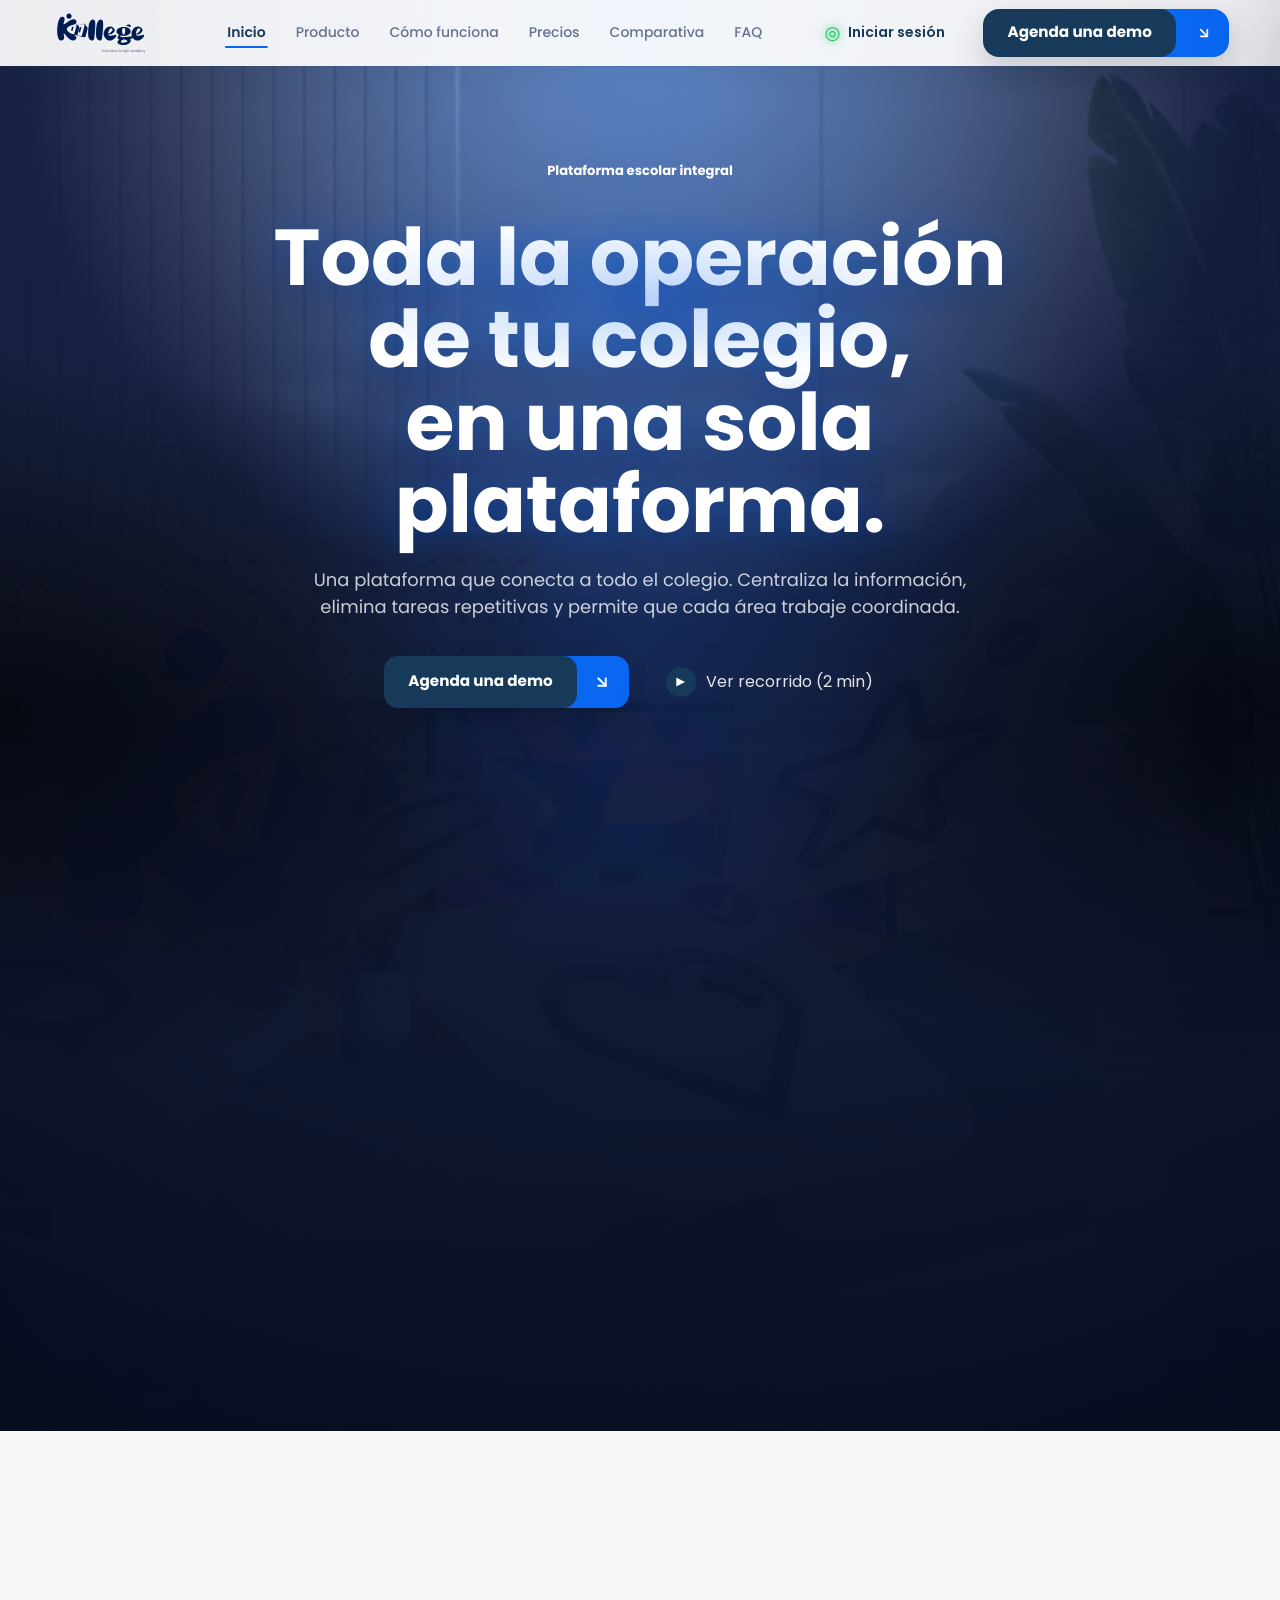
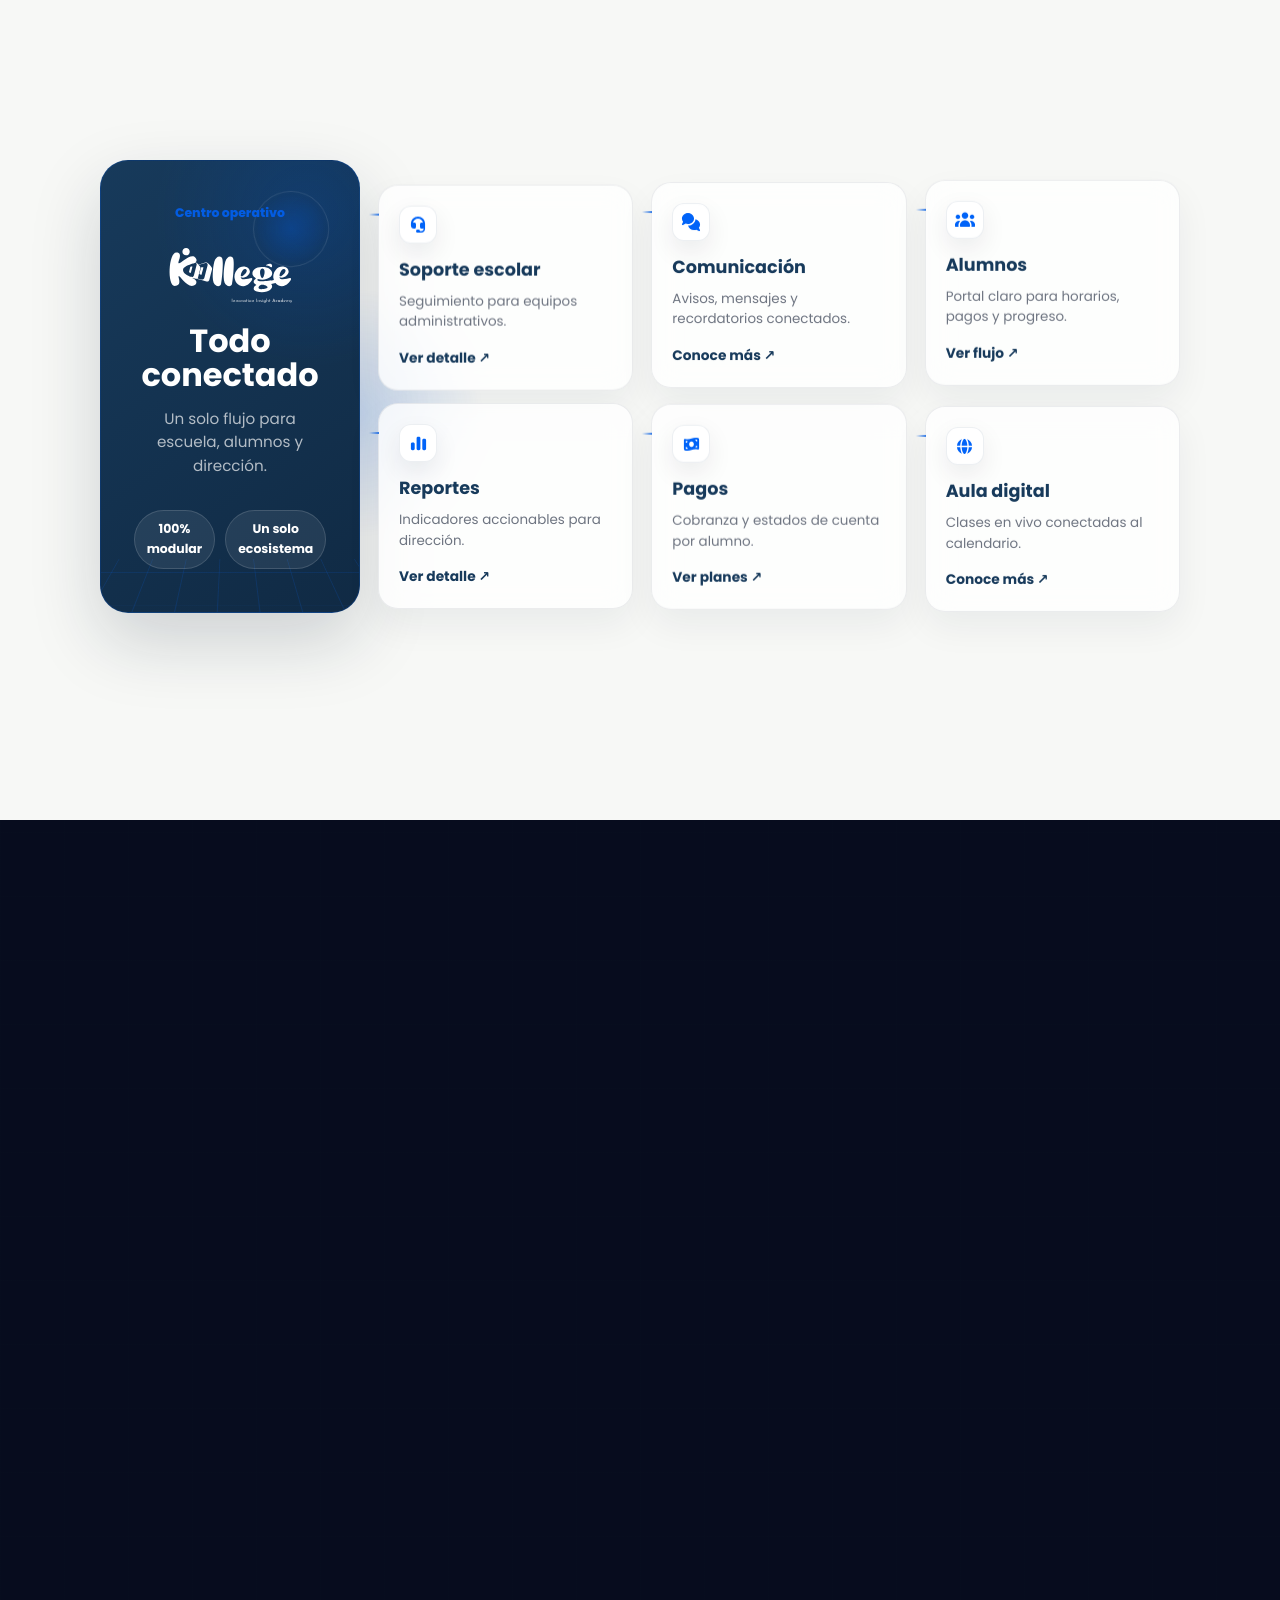
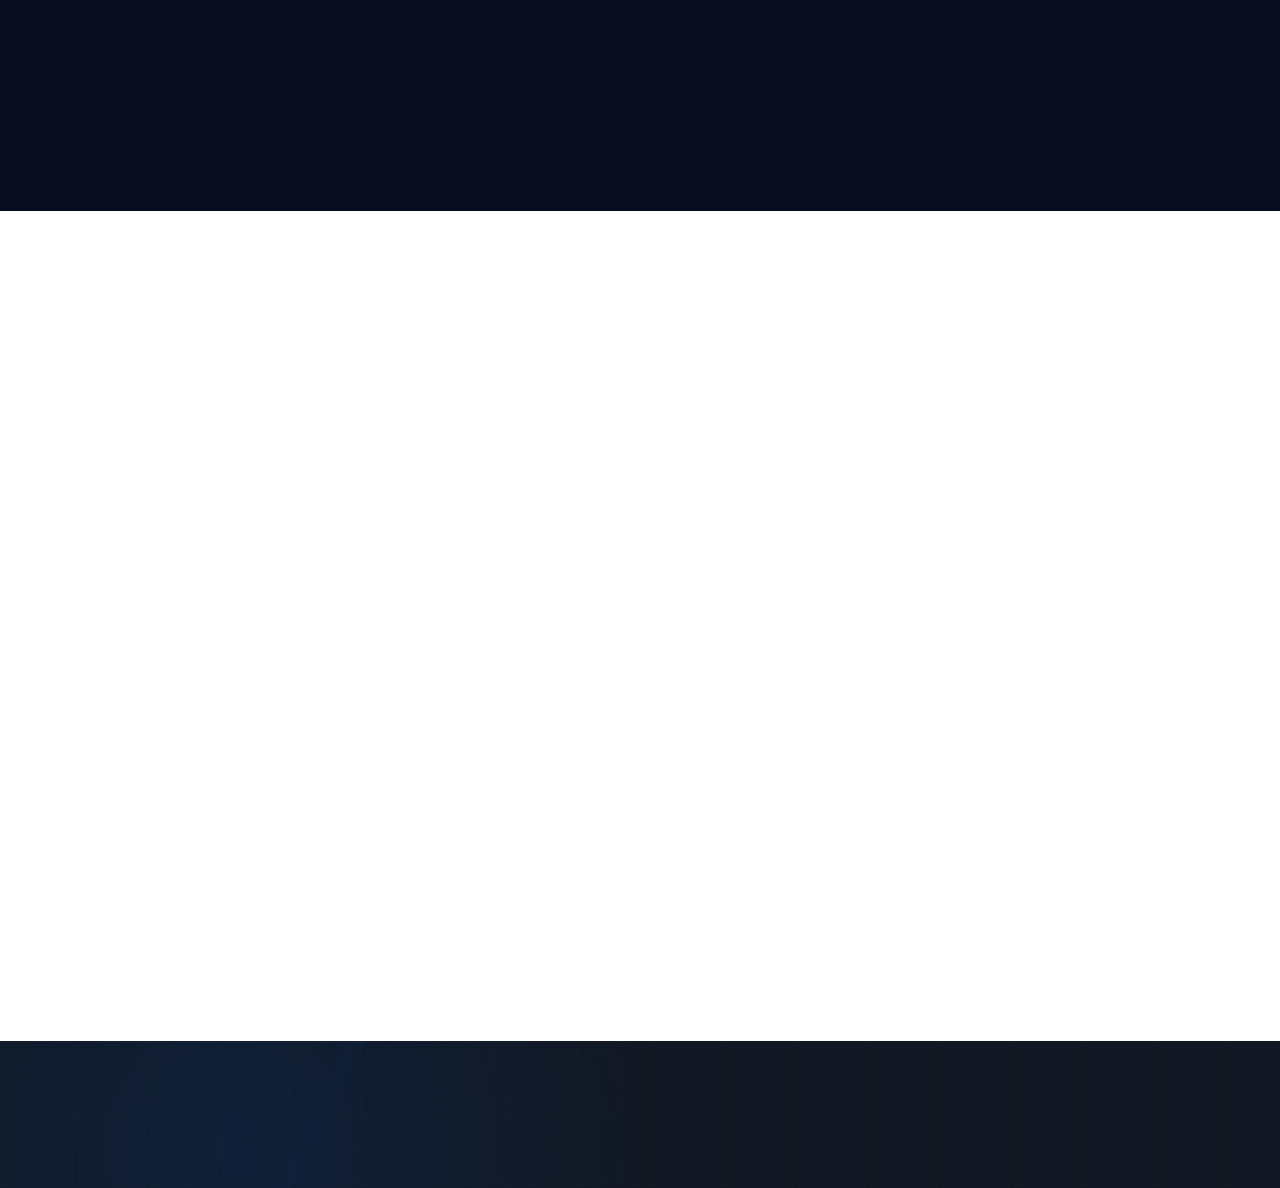
<file: index.html>
<!doctype html>
<html><head><meta charset="utf-8">
<meta http-equiv="refresh" content="0;url=koollege-web-onepage-glass-header-cards/">
<link rel="canonical" href="koollege-web-onepage-glass-header-cards/">
</head><body></body></html>
</file>
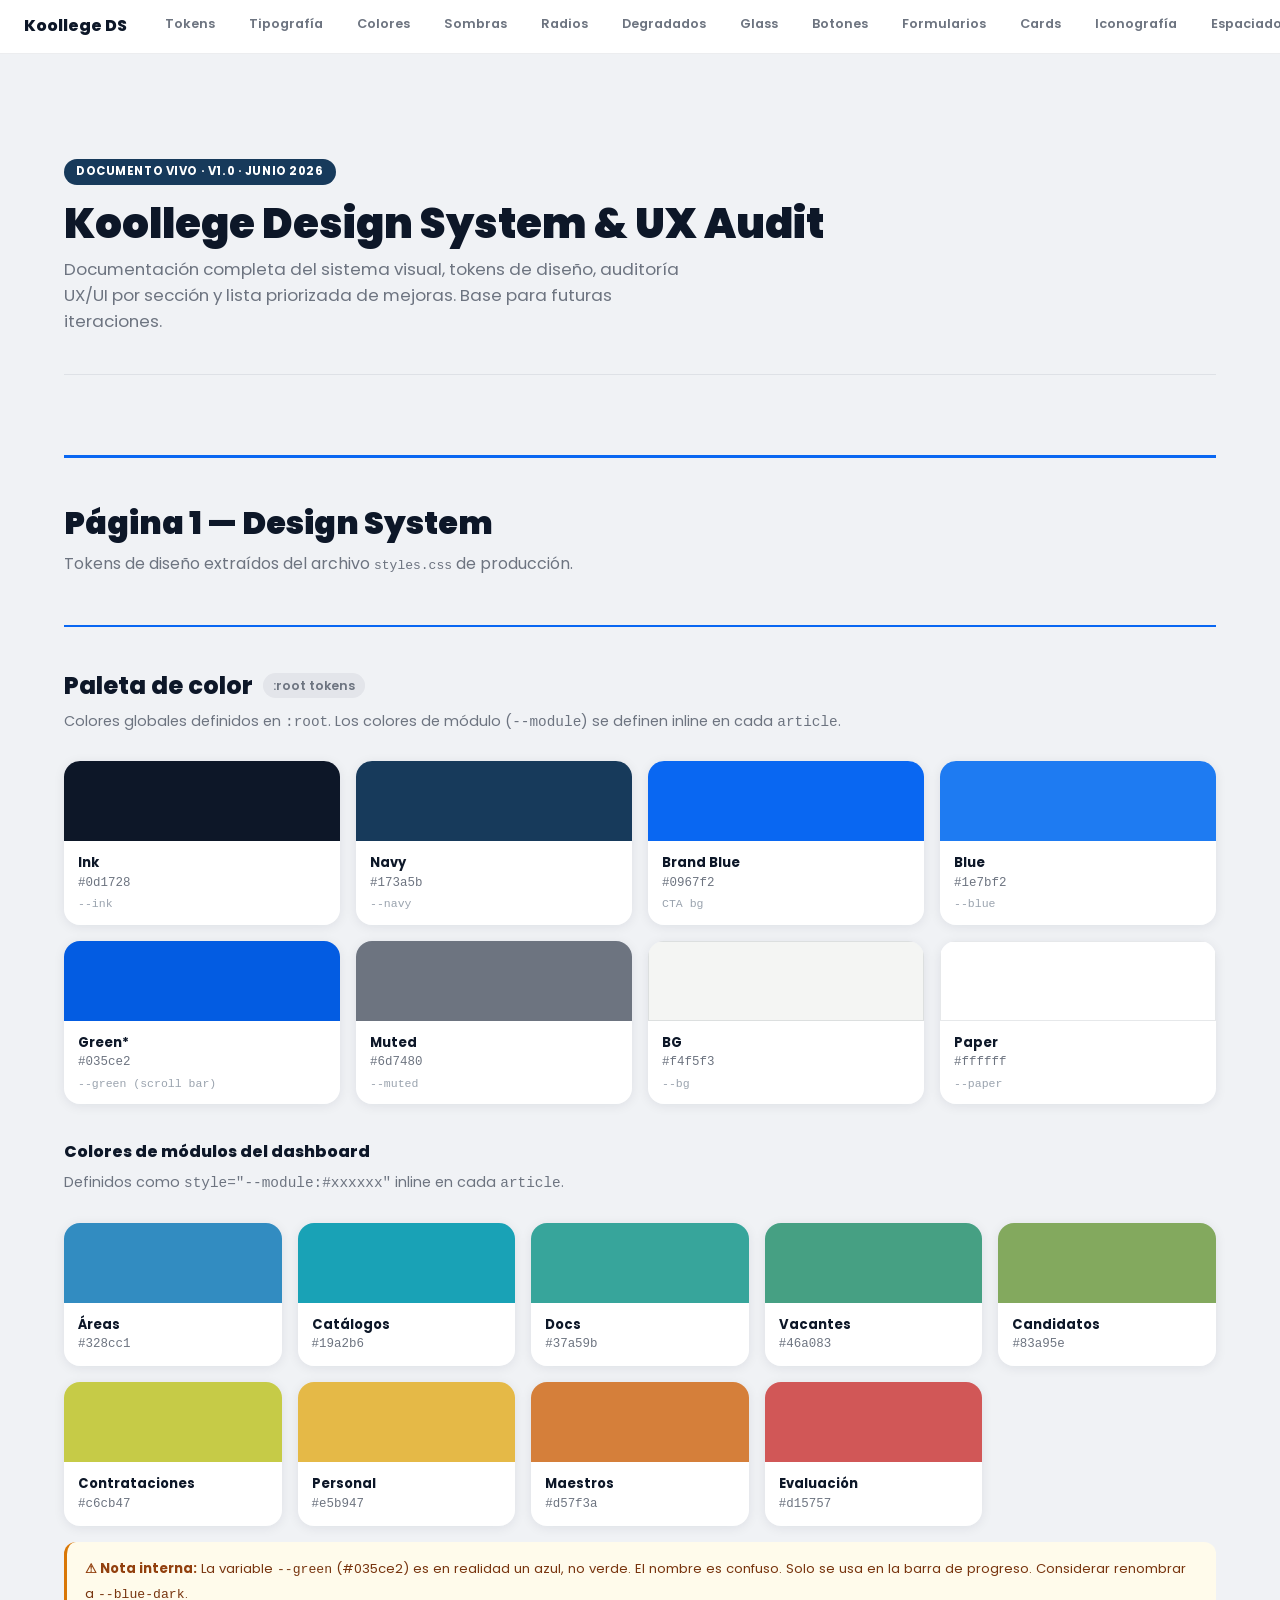
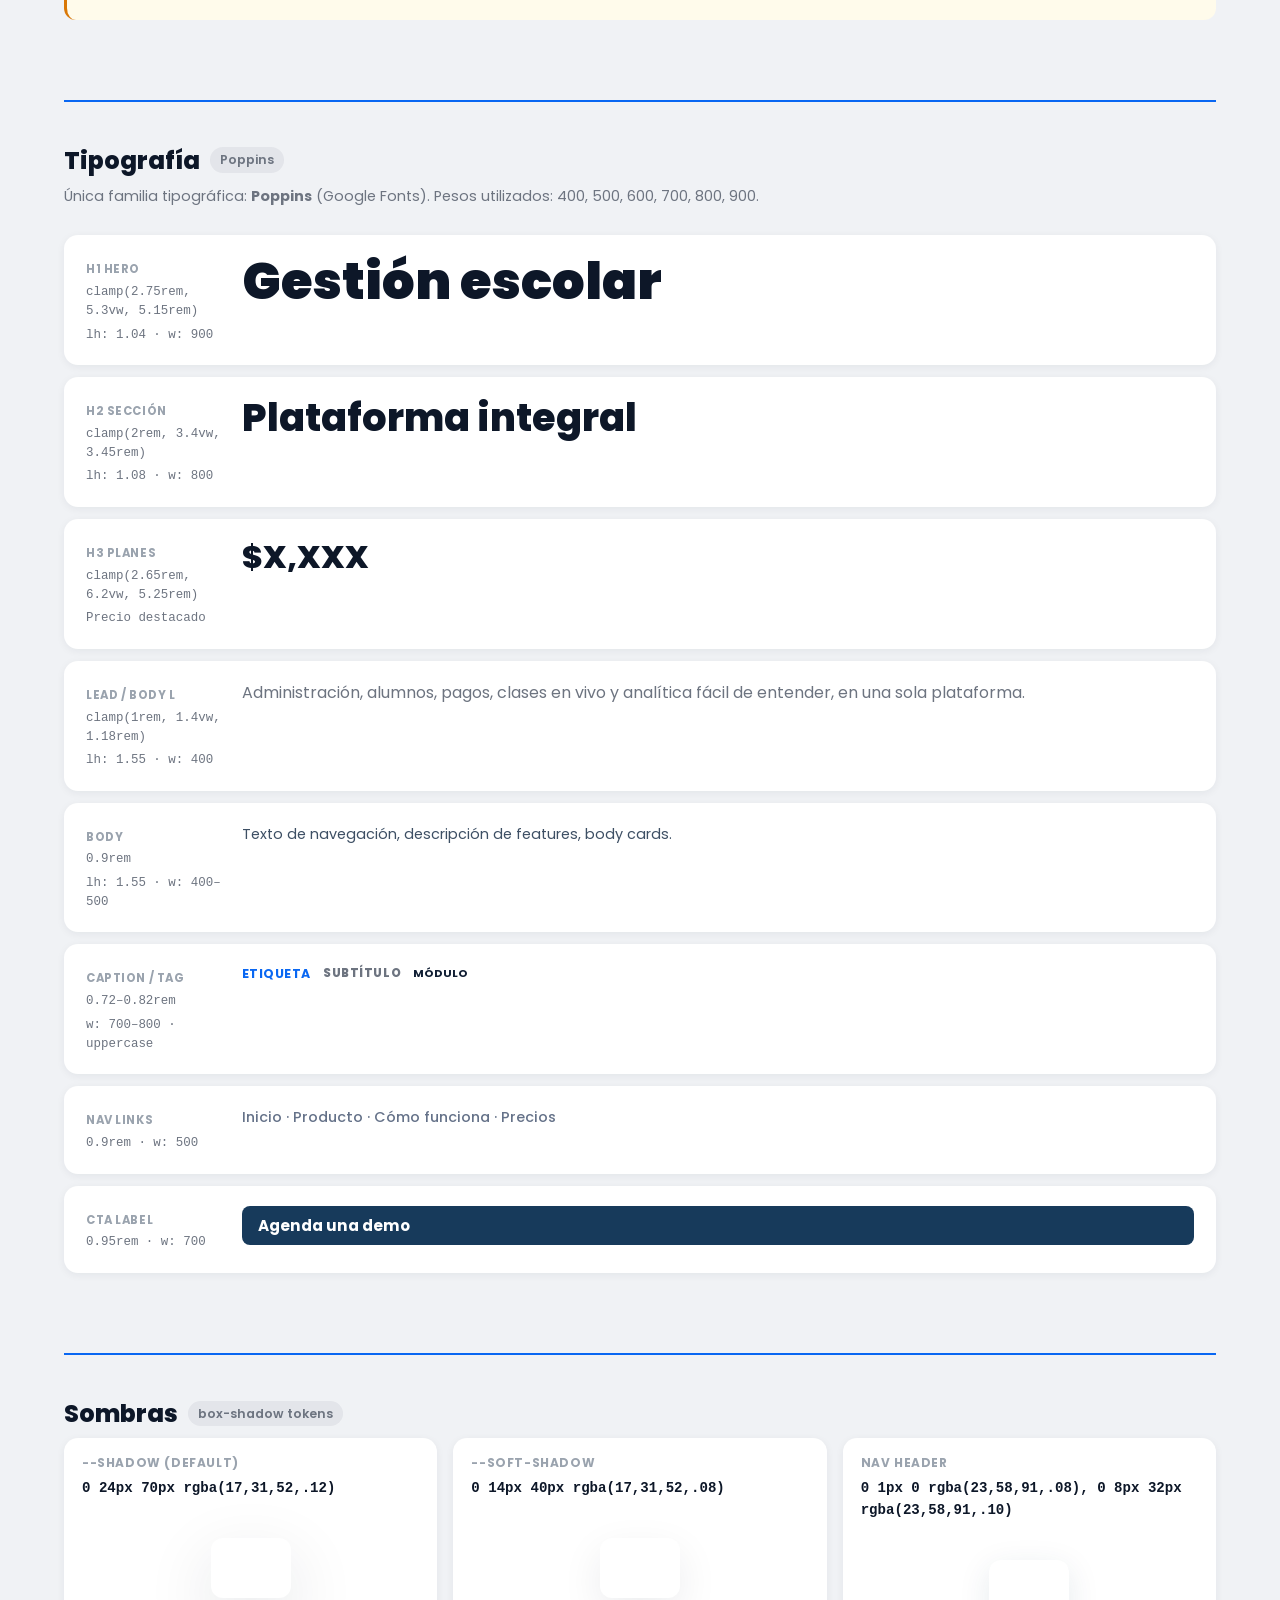
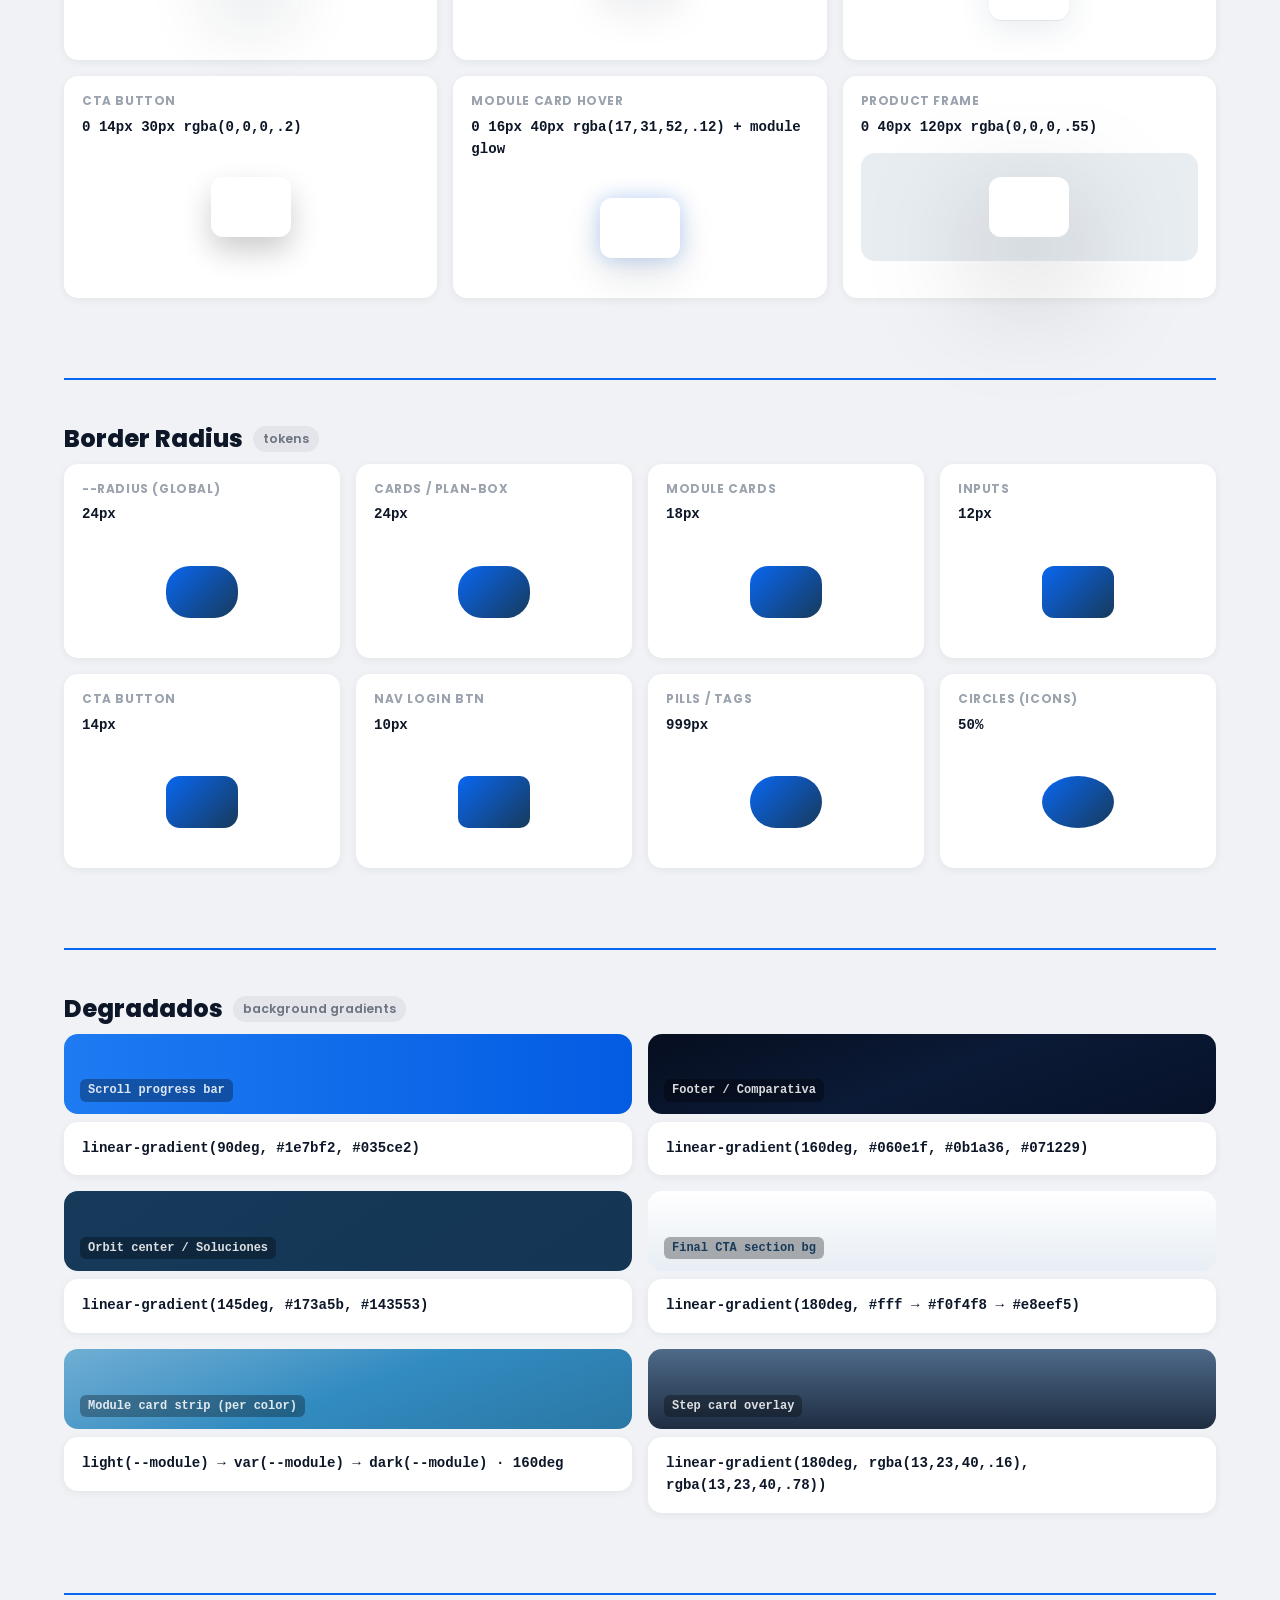
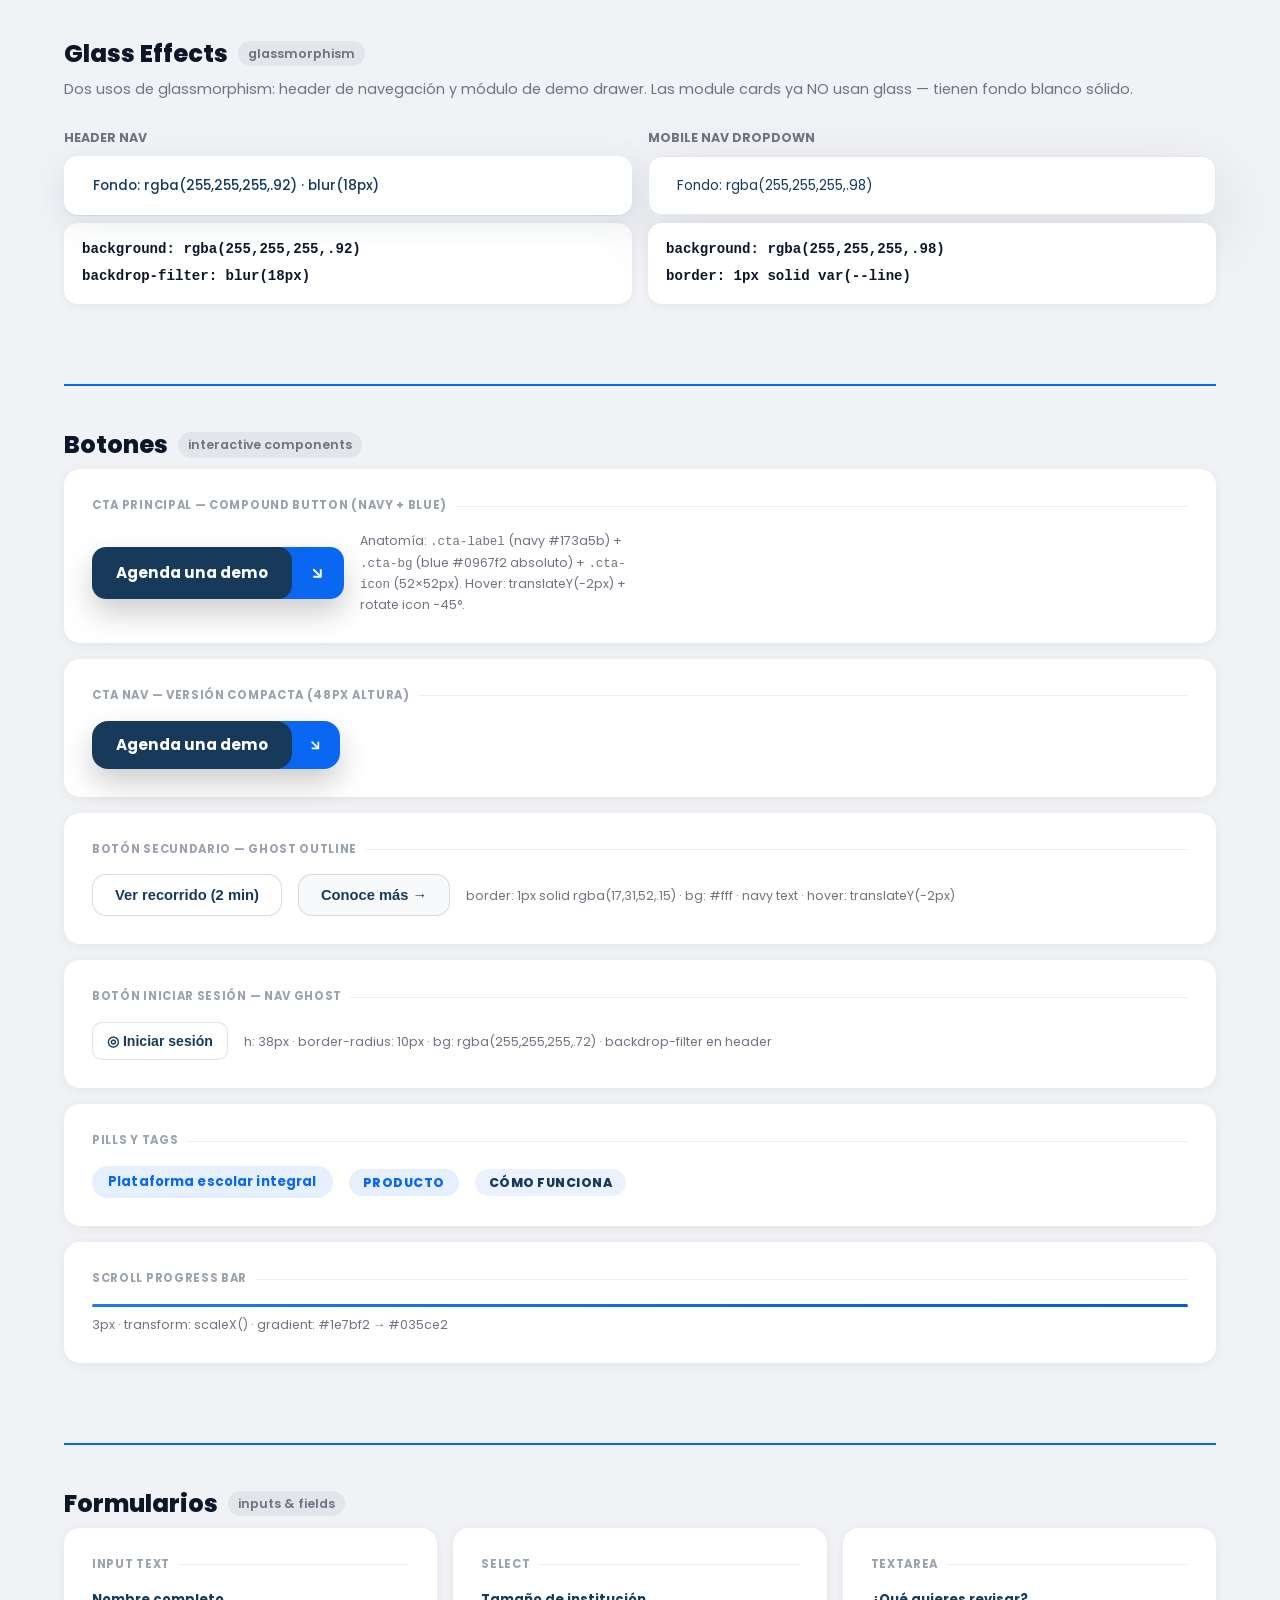
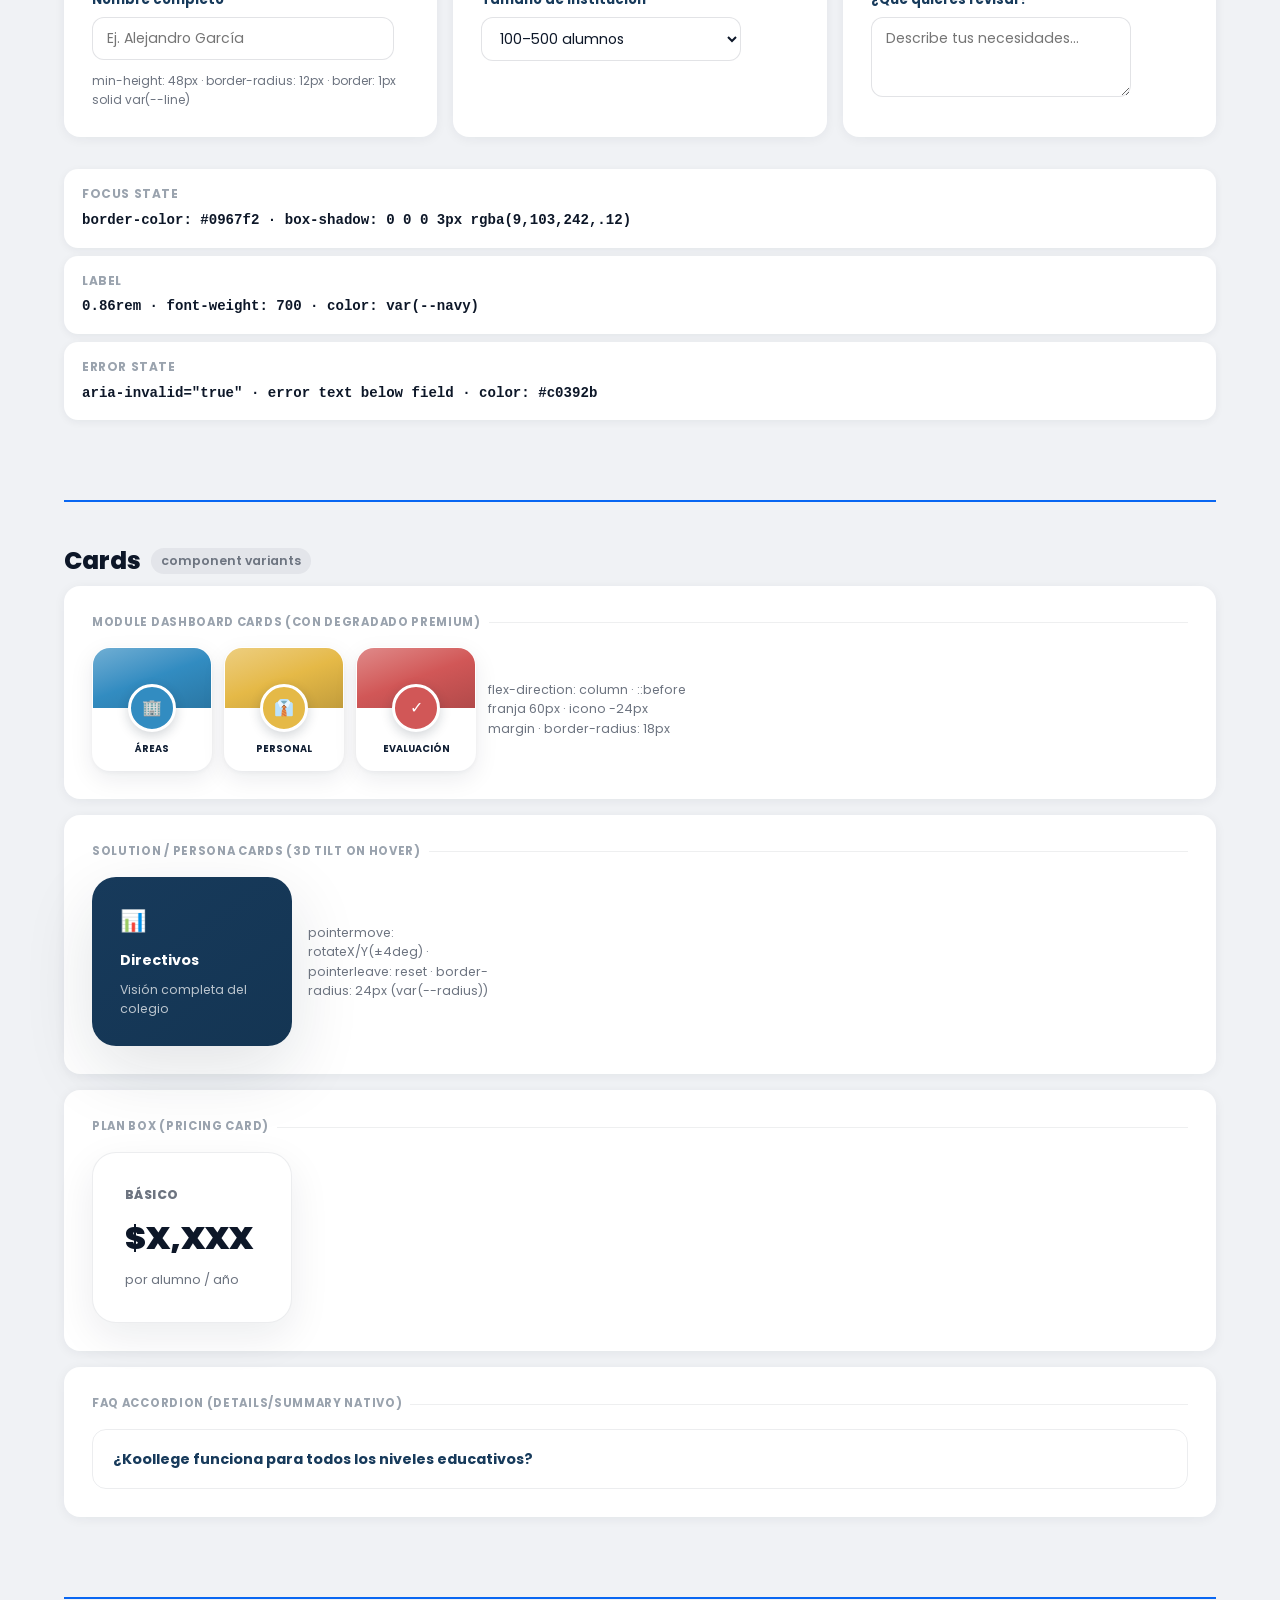
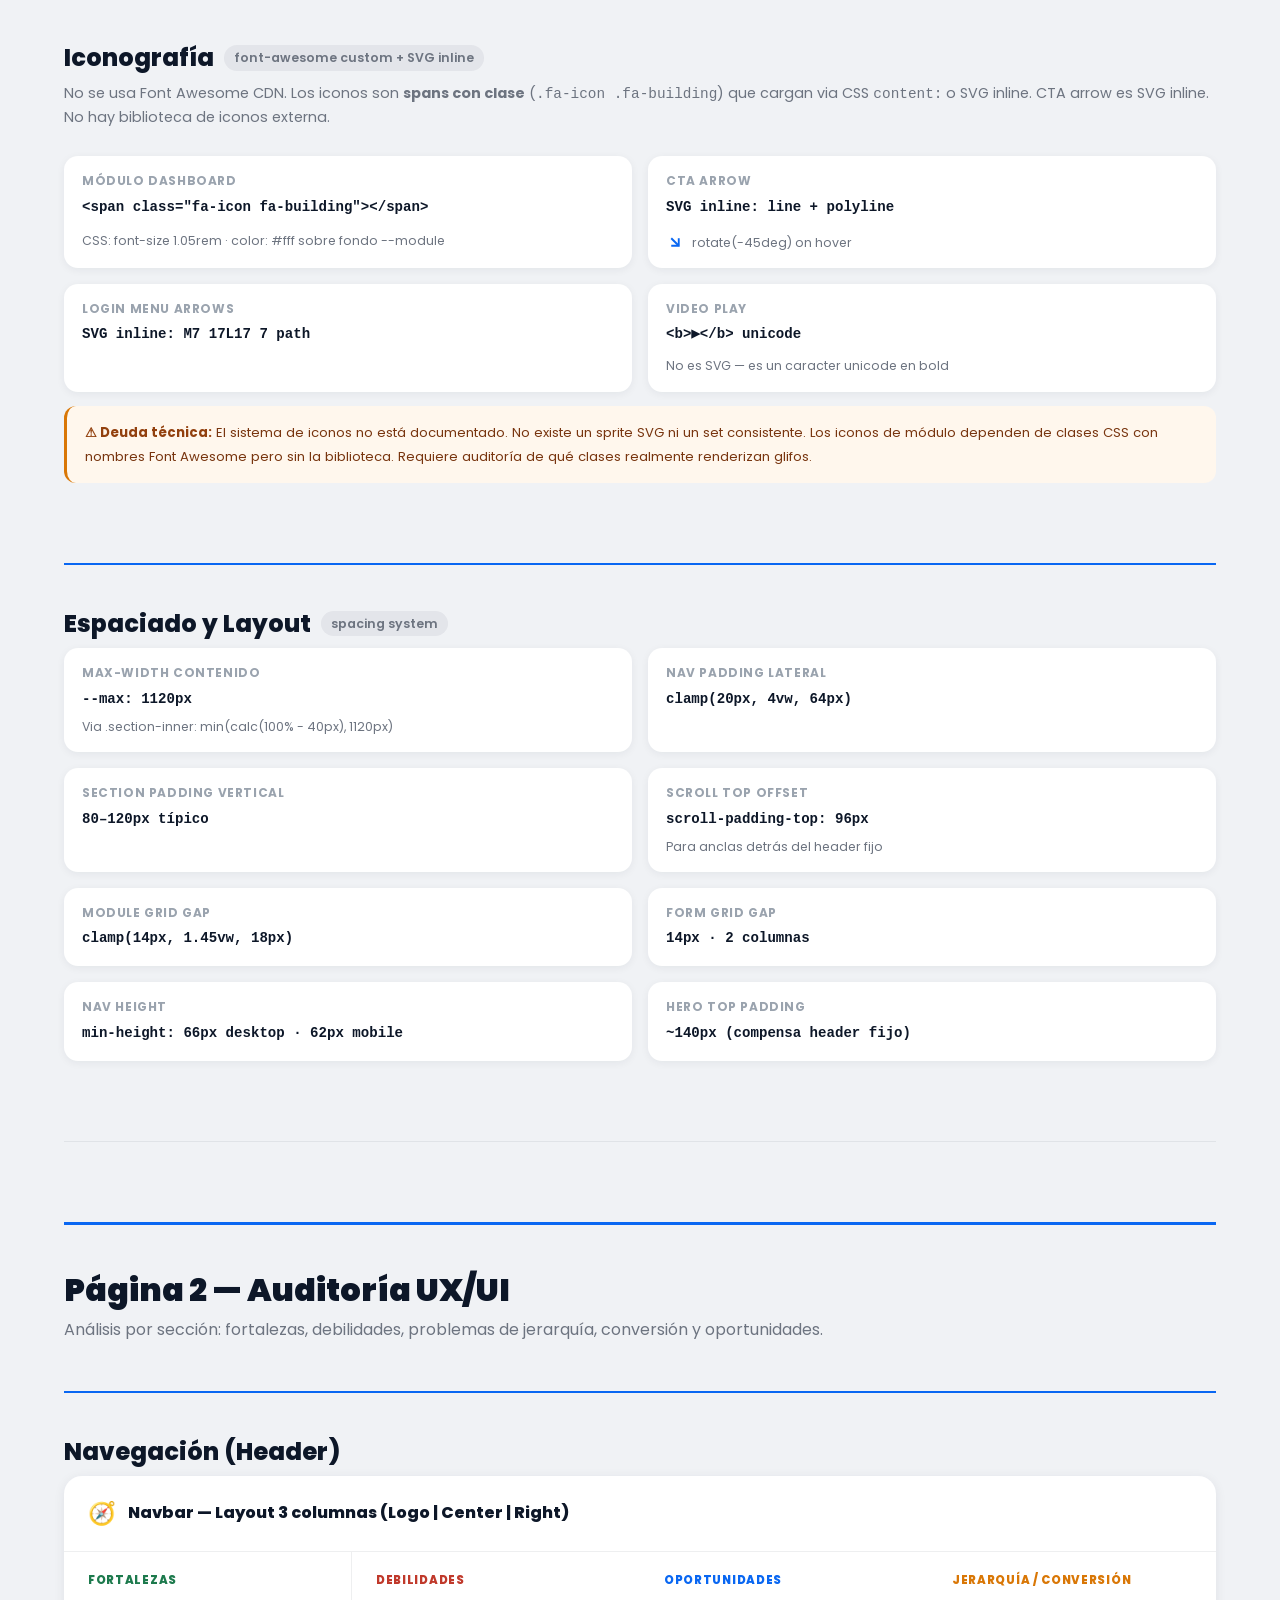
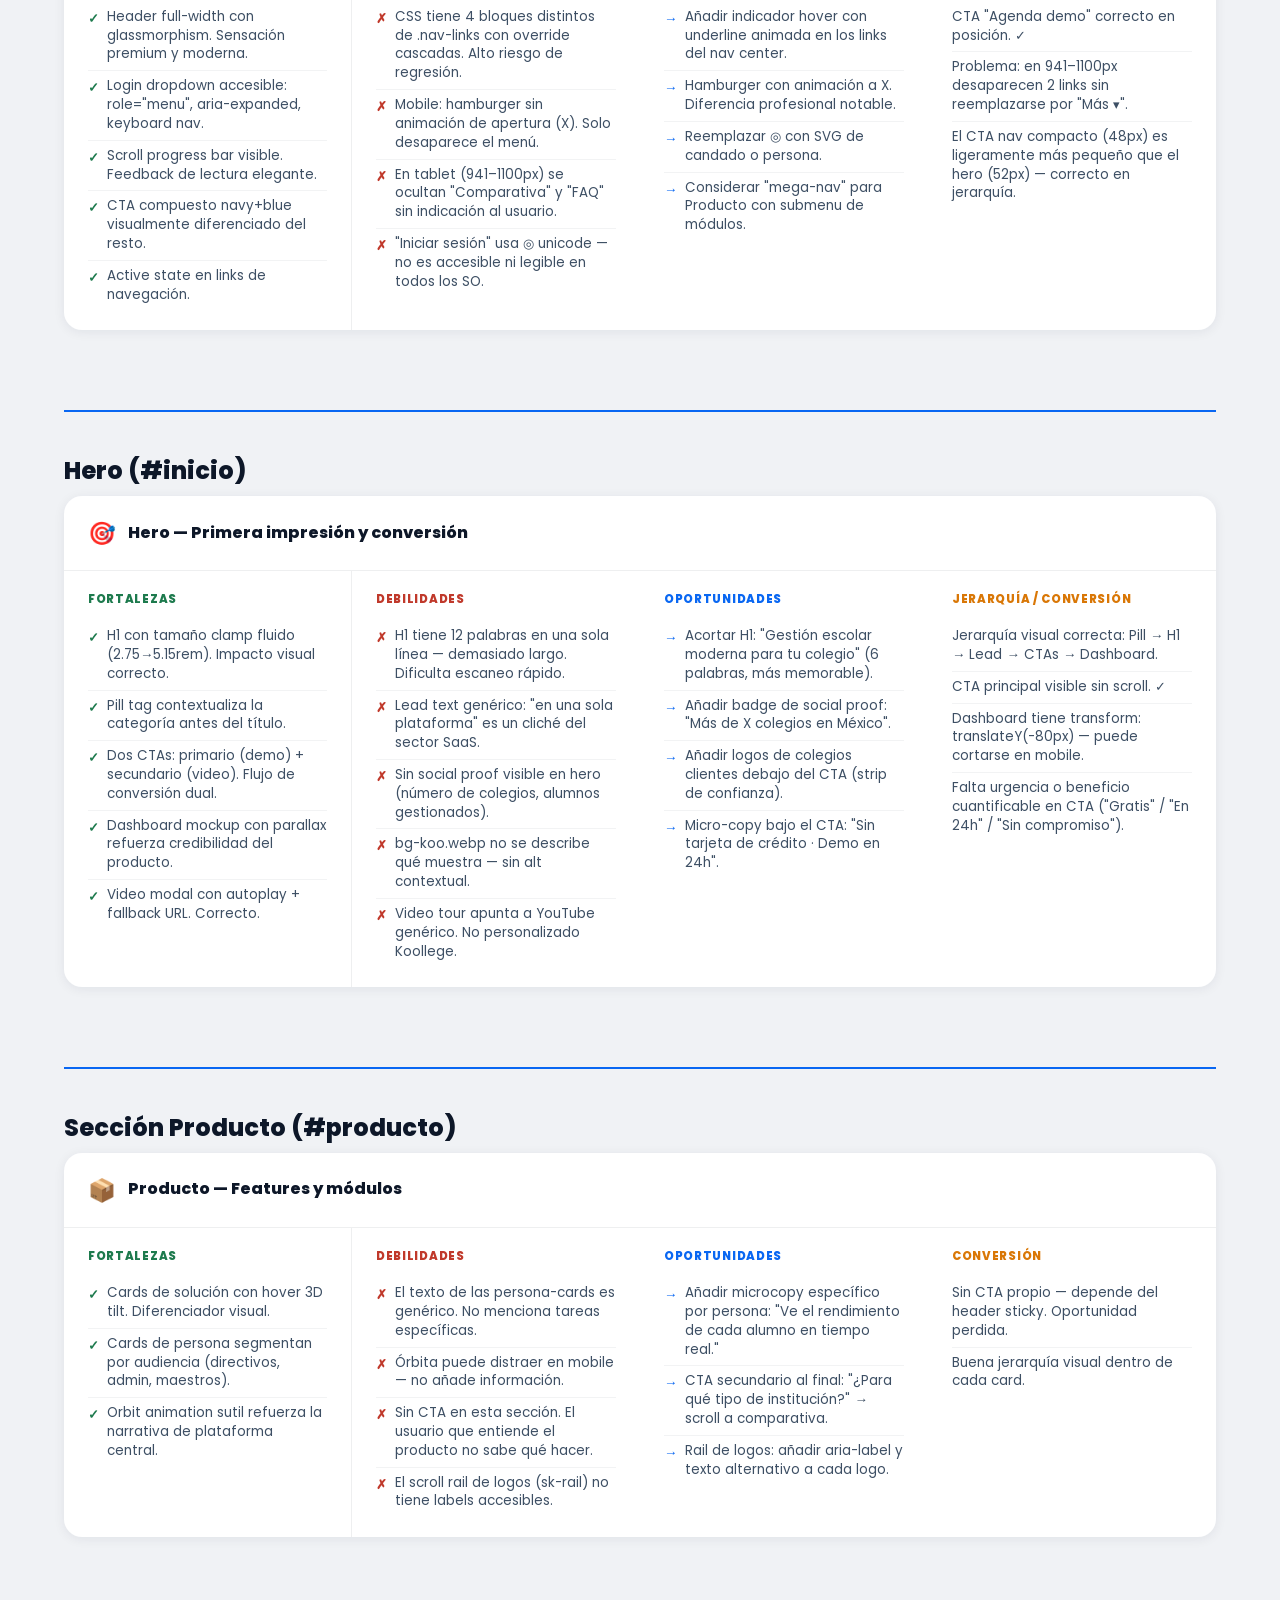
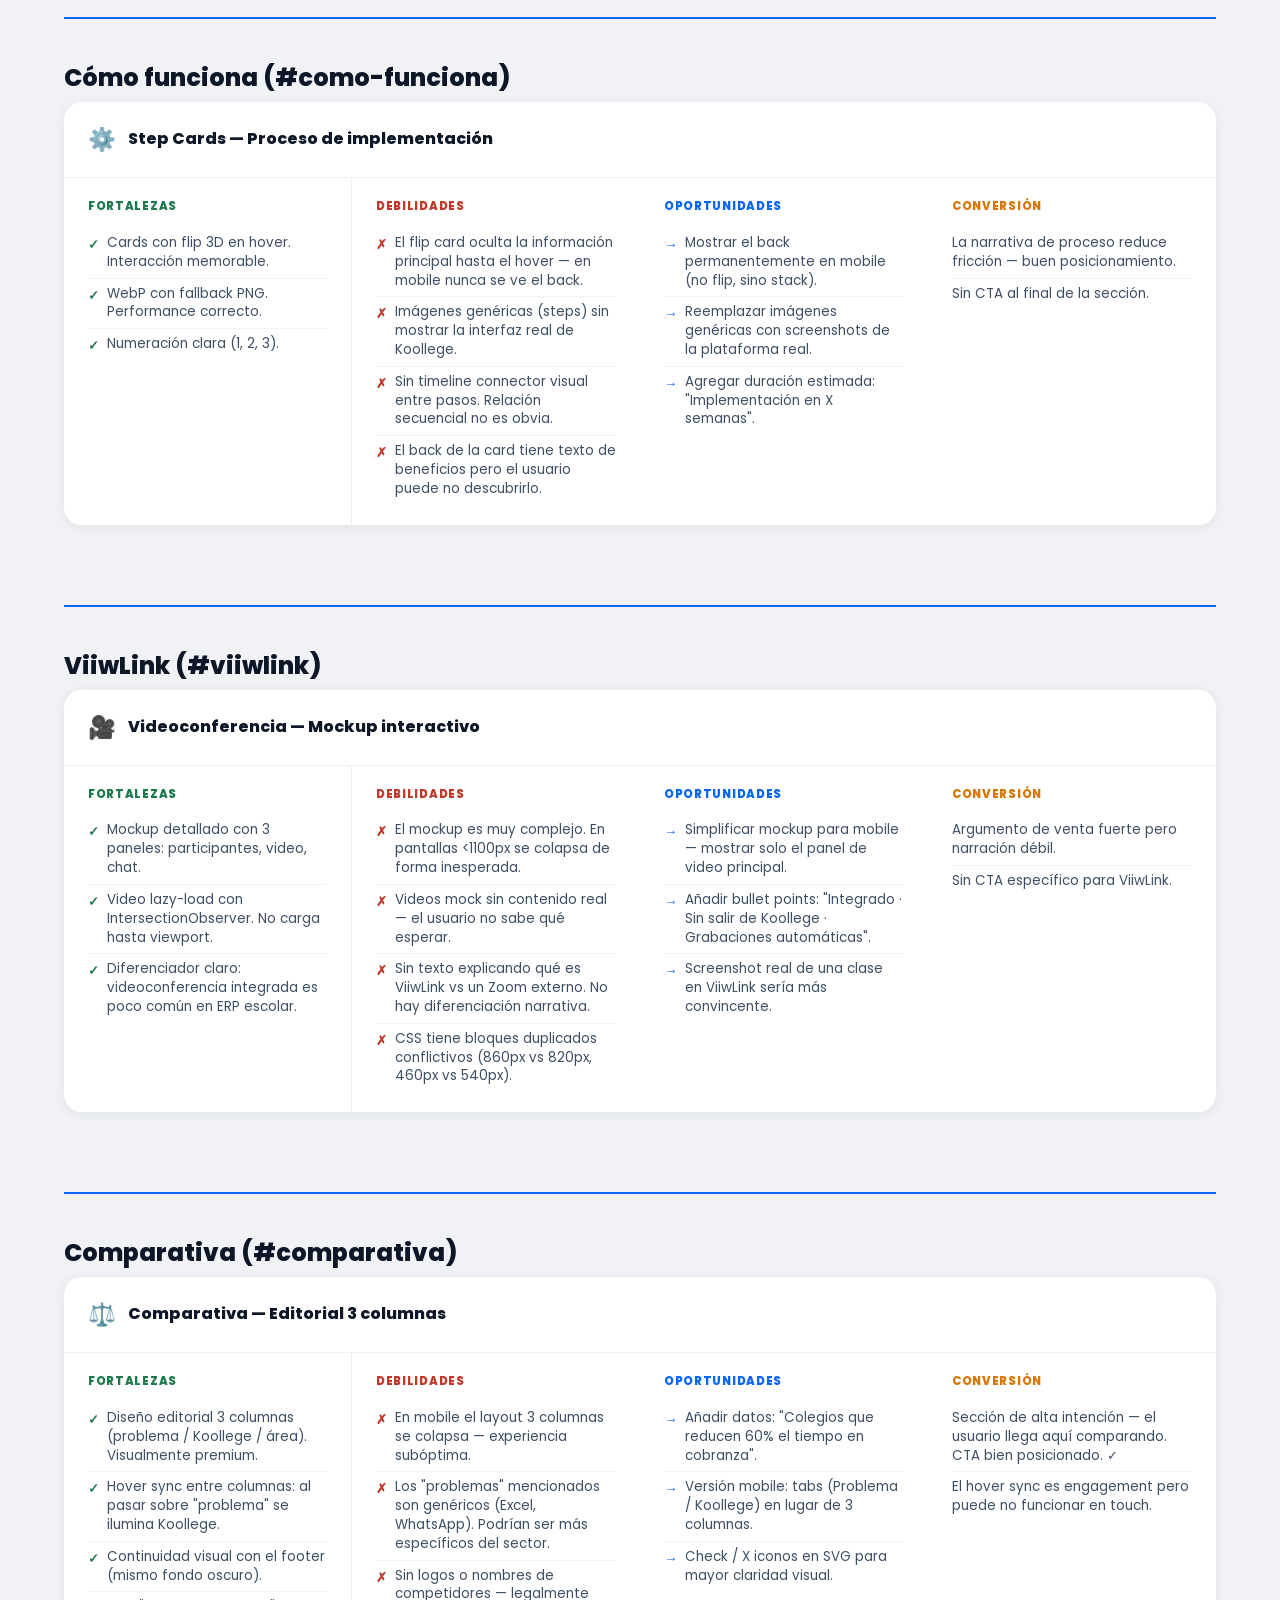
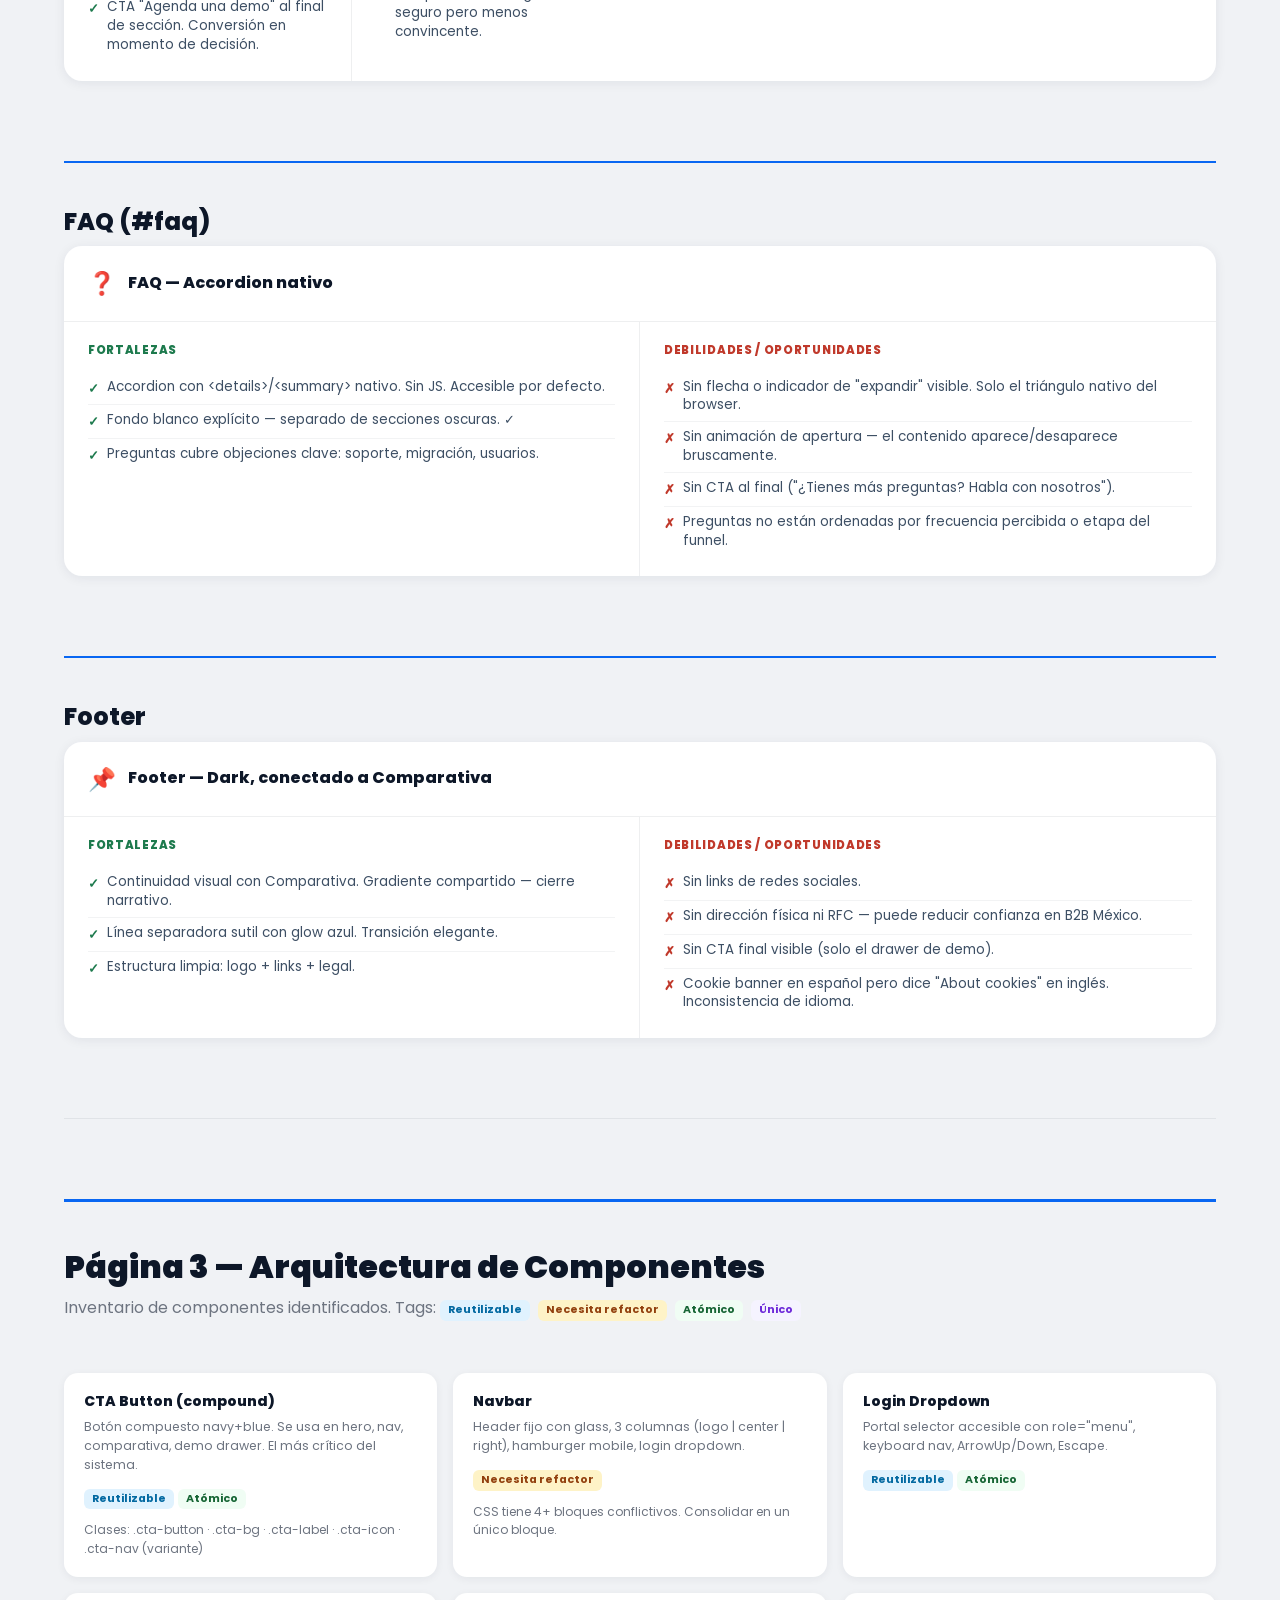
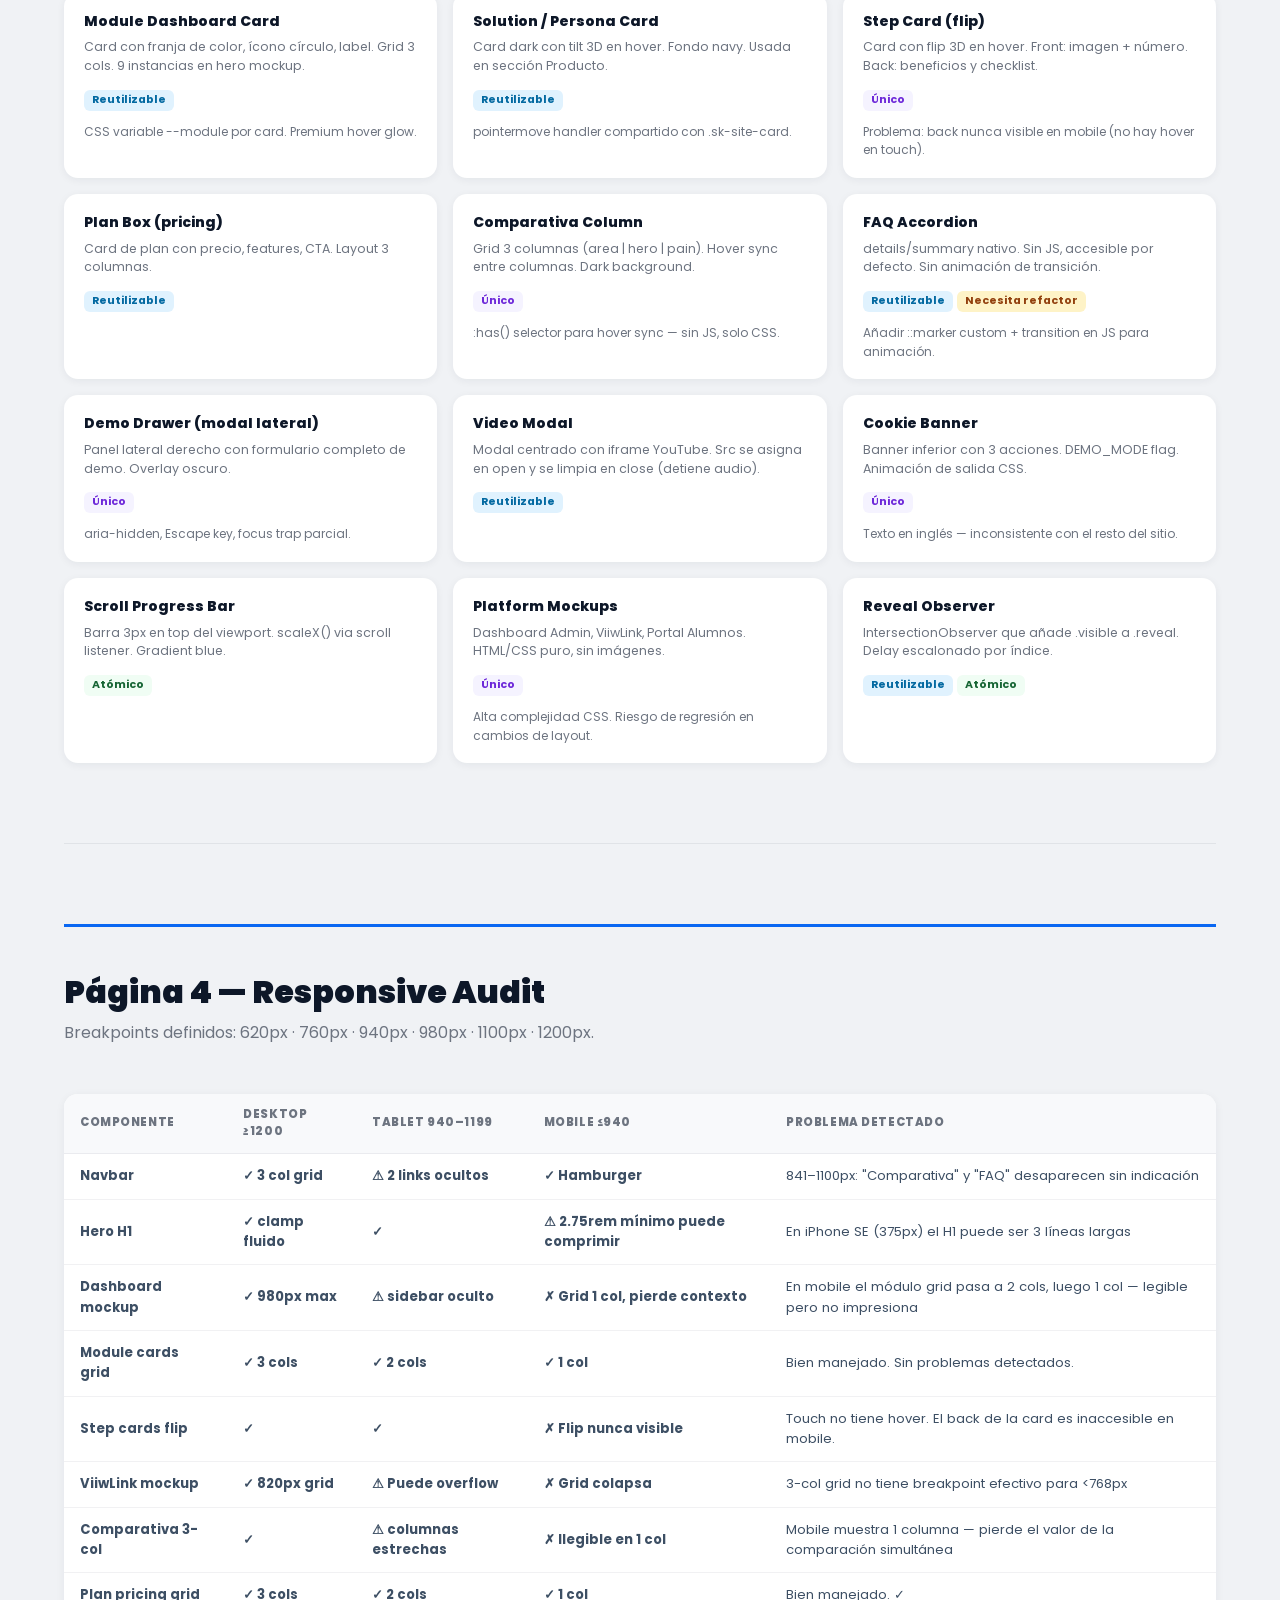
<file: koollege-web-onepage-glass-header-cards/design-system.html>
<!doctype html>
<html lang="es">
<head>
<meta charset="utf-8">
<meta name="viewport" content="width=device-width, initial-scale=1">
<title>Koollege — Design System & UX Audit</title>
<link href="https://fonts.googleapis.com/css2?family=Poppins:wght@400;500;600;700;800;900&display=swap" rel="stylesheet">
<style>
:root {
  --c-navy:   #173a5b;
  --c-blue:   #1e7bf2;
  --c-brand:  #0967f2;
  --c-ink:    #0d1728;
  --c-muted:  #6d7480;
  --c-bg:     #f4f5f3;
  --c-paper:  #ffffff;
  --c-line:   rgba(17,31,52,.1);
  --c-green:  #035ce2;
  --tok-radius:   24px;
  --tok-shadow:   0 24px 70px rgba(17,31,52,.12);
  --tok-soft:     0 14px 40px rgba(17,31,52,.08);
  --tok-max:      1120px;
}
*{box-sizing:border-box;margin:0;padding:0}
body{font-family:"Poppins",sans-serif;background:#f0f2f5;color:#0d1728;line-height:1.55}
a{color:inherit;text-decoration:none}

/* ── Layout ── */
.ds-wrap{max-width:1200px;margin:0 auto;padding:40px 24px 120px}
.ds-nav{position:sticky;top:0;z-index:100;background:rgba(255,255,255,.95);backdrop-filter:blur(16px);border-bottom:1px solid rgba(17,31,52,.08);padding:0 24px;display:flex;gap:2px;overflow-x:auto}
.ds-nav a{display:inline-block;padding:14px 16px;font-size:.8rem;font-weight:600;color:#6d7480;white-space:nowrap;border-bottom:2px solid transparent;transition:color .2s,border-color .2s}
.ds-nav a:hover,.ds-nav a.active{color:#173a5b;border-color:#0967f2}
.ds-logo{padding:14px 0;font-weight:800;font-size:1rem;color:#0d1728;margin-right:20px;flex-shrink:0}

/* ── Page header ── */
.ds-page-head{padding:64px 0 40px;border-bottom:1px solid rgba(17,31,52,.08);margin-bottom:56px}
.ds-page-head h1{font-size:2.6rem;font-weight:900;line-height:1.1;color:#0d1728;margin-bottom:10px}
.ds-page-head p{color:#6d7480;font-size:1.05rem;max-width:620px}
.ds-badge{display:inline-block;padding:4px 12px;border-radius:999px;font-size:.72rem;font-weight:700;text-transform:uppercase;letter-spacing:.05em;background:#173a5b;color:#fff;margin-bottom:16px}

/* ── Sections ── */
.ds-section{margin-bottom:80px}
.ds-section-title{font-size:1.5rem;font-weight:800;color:#0d1728;margin-bottom:6px;padding-top:40px;border-top:2px solid #0967f2;display:flex;align-items:center;gap:10px}
.ds-section-title span{font-size:.78rem;font-weight:600;color:#6d7480;background:rgba(17,31,52,.06);padding:3px 10px;border-radius:999px}
.ds-section-sub{color:#6d7480;font-size:.9rem;margin-bottom:28px}
.ds-page-title{font-size:2rem;font-weight:900;color:#0d1728;margin:80px 0 4px;padding-top:40px;border-top:3px solid #0967f2}
.ds-page-desc{color:#6d7480;margin-bottom:48px}

/* ── Token grid ── */
.ds-grid{display:grid;gap:16px}
.ds-grid-2{grid-template-columns:repeat(2,1fr)}
.ds-grid-3{grid-template-columns:repeat(3,1fr)}
.ds-grid-4{grid-template-columns:repeat(4,1fr)}
.ds-grid-5{grid-template-columns:repeat(5,1fr)}
@media(max-width:760px){.ds-grid-2,.ds-grid-3,.ds-grid-4,.ds-grid-5{grid-template-columns:1fr}}

/* ── Swatch ── */
.ds-swatch{border-radius:16px;overflow:hidden;box-shadow:0 2px 12px rgba(17,31,52,.08)}
.ds-swatch-color{height:80px}
.ds-swatch-info{background:#fff;padding:12px 14px}
.ds-swatch-name{font-weight:700;font-size:.82rem;color:#0d1728}
.ds-swatch-hex{font-size:.78rem;color:#6d7480;font-family:monospace}
.ds-swatch-var{font-size:.72rem;color:#9aa3ae;font-family:monospace;margin-top:2px}

/* ── Token cards ── */
.ds-token{background:#fff;border-radius:14px;padding:16px 18px;box-shadow:0 2px 8px rgba(17,31,52,.06);display:flex;flex-direction:column;gap:6px}
.ds-token-label{font-size:.75rem;font-weight:700;text-transform:uppercase;letter-spacing:.05em;color:#9aa3ae}
.ds-token-value{font-size:.88rem;font-weight:600;color:#0d1728;font-family:monospace}
.ds-token-preview{margin-top:8px}

/* ── Type specimens ── */
.ds-type-row{background:#fff;border-radius:14px;padding:20px 22px;box-shadow:0 2px 8px rgba(17,31,52,.06);display:grid;grid-template-columns:140px 1fr;align-items:start;gap:16px;margin-bottom:12px}
.ds-type-meta{display:flex;flex-direction:column;gap:4px;padding-top:6px}
.ds-type-label{font-size:.72rem;font-weight:700;text-transform:uppercase;letter-spacing:.05em;color:#9aa3ae}
.ds-type-spec{font-size:.78rem;color:#6d7480;font-family:monospace}

/* ── Shadow demos ── */
.ds-shadow-demo{background:#fff;border-radius:14px;padding:24px;display:flex;align-items:center;justify-content:center;min-height:100px}
.ds-shadow-box{width:80px;height:60px;border-radius:12px;background:#fff}

/* ── Radius demos ── */
.ds-radius-demo{background:#fff;padding:24px;border-radius:16px;display:flex;align-items:center;justify-content:center}
.ds-radius-box{width:72px;height:52px;background:linear-gradient(135deg,#0967f2,#173a5b)}

/* ── Gradient demos ── */
.ds-gradient{height:80px;border-radius:14px;display:flex;align-items:flex-end;padding:12px 16px}
.ds-gradient-label{font-size:.75rem;font-weight:600;color:rgba(255,255,255,.85);font-family:monospace;background:rgba(0,0,0,.3);padding:2px 8px;border-radius:6px;backdrop-filter:blur(4px)}

/* ── Component frames ── */
.ds-component{background:#fff;border-radius:16px;padding:28px;box-shadow:0 2px 12px rgba(17,31,52,.06);margin-bottom:16px}
.ds-component-label{font-size:.72rem;font-weight:700;text-transform:uppercase;letter-spacing:.06em;color:#9aa3ae;margin-bottom:16px;display:flex;align-items:center;gap:8px}
.ds-component-label::after{content:"";flex:1;height:1px;background:rgba(17,31,52,.07)}
.ds-component-row{display:flex;flex-wrap:wrap;gap:16px;align-items:center}

/* ── Audit cards ── */
.ds-audit{background:#fff;border-radius:18px;box-shadow:0 2px 12px rgba(17,31,52,.07);overflow:hidden;margin-bottom:20px}
.ds-audit-head{padding:20px 24px;display:flex;align-items:center;gap:12px;border-bottom:1px solid rgba(17,31,52,.07)}
.ds-audit-head h3{font-size:1rem;font-weight:800;color:#0d1728}
.ds-audit-body{display:grid;grid-template-columns:1fr 1fr;gap:0}
.ds-audit-col{padding:20px 24px}
.ds-audit-col:first-child{border-right:1px solid rgba(17,31,52,.07)}
.ds-audit-col h4{font-size:.72rem;font-weight:800;text-transform:uppercase;letter-spacing:.06em;margin-bottom:12px}
.ds-audit-col.positive h4{color:#1d7a4d}
.ds-audit-col.negative h4{color:#c0392b}
.ds-audit-col.opportunity h4{color:#0967f2}
.ds-audit-col.priority h4{color:#d97706}
.ds-audit-li{font-size:.84rem;color:#3d4f64;padding:6px 0;border-bottom:1px solid rgba(17,31,52,.05);display:flex;gap:8px;line-height:1.4}
.ds-audit-li:last-child{border-bottom:none}
.ds-audit-li::before{flex-shrink:0;margin-top:2px}
.ds-audit-col.positive .ds-audit-li::before{content:"✓";color:#1d7a4d;font-weight:800}
.ds-audit-col.negative .ds-audit-li::before{content:"✗";color:#c0392b;font-weight:800}
.ds-audit-col.opportunity .ds-audit-li::before{content:"→";color:#0967f2;font-weight:800}
.ds-audit-4{grid-template-columns:1fr 1fr 1fr 1fr}
@media(max-width:860px){.ds-audit-body,.ds-audit-4{grid-template-columns:1fr}
.ds-audit-col:first-child{border-right:none;border-bottom:1px solid rgba(17,31,52,.07)}}

/* ── Priority table ── */
.ds-priority-table{width:100%;border-collapse:collapse;background:#fff;border-radius:16px;overflow:hidden;box-shadow:0 2px 12px rgba(17,31,52,.07)}
.ds-priority-table th{padding:14px 16px;font-size:.75rem;font-weight:700;text-transform:uppercase;letter-spacing:.05em;color:#6d7480;background:#f8f9fb;text-align:left}
.ds-priority-table td{padding:14px 16px;font-size:.84rem;color:#3d4f64;border-top:1px solid rgba(17,31,52,.06)}
.ds-priority-table tr:hover td{background:rgba(9,103,242,.03)}
.ds-p0{display:inline-block;padding:3px 10px;border-radius:999px;font-size:.7rem;font-weight:800;background:#fef2f2;color:#c0392b}
.ds-p1{display:inline-block;padding:3px 10px;border-radius:999px;font-size:.7rem;font-weight:800;background:#fff7ed;color:#d97706}
.ds-p2{display:inline-block;padding:3px 10px;border-radius:999px;font-size:.7rem;font-weight:800;background:#eff6ff;color:#0967f2}
.ds-impact{display:flex;gap:4px}
.ds-dot{width:8px;height:8px;border-radius:50%;background:rgba(17,31,52,.12)}
.ds-dot.on{background:#0967f2}

/* ── Component inventory ── */
.ds-comp-card{background:#fff;border-radius:14px;padding:18px 20px;box-shadow:0 2px 8px rgba(17,31,52,.06)}
.ds-comp-card h4{font-weight:800;font-size:.88rem;color:#0d1728;margin-bottom:6px}
.ds-comp-card p{font-size:.78rem;color:#6d7480;margin-bottom:10px;line-height:1.5}
.ds-comp-tag{display:inline-block;padding:2px 8px;border-radius:6px;font-size:.68rem;font-weight:700;margin-right:4px;margin-bottom:4px}
.ds-comp-tag.reusable{background:#e0f2fe;color:#0369a1}
.ds-comp-tag.refactor{background:#fef3c7;color:#92400e}
.ds-comp-tag.atomic{background:#f0fdf4;color:#166534}
.ds-comp-tag.unique{background:#f5f3ff;color:#6d28d9}

/* ── Responsive table ── */
.ds-resp-table{width:100%;border-collapse:collapse;background:#fff;border-radius:14px;overflow:hidden;box-shadow:0 2px 10px rgba(17,31,52,.06)}
.ds-resp-table th{padding:12px 16px;font-size:.72rem;font-weight:800;text-transform:uppercase;letter-spacing:.05em;color:#6d7480;background:#f8f9fb;text-align:left}
.ds-resp-table td{padding:12px 16px;font-size:.82rem;color:#3d4f64;border-top:1px solid rgba(17,31,52,.06)}
.ds-status-ok{color:#1d7a4d;font-weight:700}
.ds-status-warn{color:#d97706;font-weight:700}
.ds-status-err{color:#c0392b;font-weight:700}

/* ── Replicated CTA button ── */
.cta-demo{position:relative;display:inline-flex;align-items:stretch;min-height:52px;border-radius:14px;overflow:visible;isolation:isolate;cursor:pointer;box-shadow:0 14px 30px rgba(0,0,0,.2);transition:transform .25s,box-shadow .25s;text-decoration:none}
.cta-demo:hover{transform:translateY(-2px);box-shadow:0 22px 42px rgba(0,0,0,.28)}
.cta-demo .bg{position:absolute;inset:0 0 0 48px;z-index:0;border-radius:14px;background:#0967f2}
.cta-demo .lbl{position:relative;z-index:1;display:flex;align-items:center;padding:14px 24px;border-radius:14px;background:#173a5b;color:#fff;font-weight:700;font-size:.95rem;white-space:nowrap}
.cta-demo .ico{position:relative;z-index:1;left:-1px;display:flex;width:52px;flex-shrink:0;align-items:center;justify-content:center;border-radius:14px;color:#fff}
.cta-demo .ico svg{transition:transform .3s}
.cta-demo:hover .ico svg{transform:rotate(-45deg)}

/* ── Secondary button ── */
.btn-sec{display:inline-flex;align-items:center;gap:8px;padding:12px 22px;border-radius:14px;border:1px solid rgba(17,31,52,.15);background:#fff;color:#173a5b;font-weight:600;font-size:.92rem;cursor:pointer;transition:transform .2s,box-shadow .2s}
.btn-sec:hover{transform:translateY(-2px);box-shadow:0 8px 24px rgba(17,31,52,.1)}

/* ── Nav login button ── */
.btn-nav-login{display:inline-flex;align-items:center;gap:6px;min-height:38px;padding:0 14px;border-radius:10px;border:1px solid rgba(17,31,52,.12);background:rgba(255,255,255,.72);color:#173a5b;font-size:.88rem;font-weight:600;cursor:pointer;transition:background .2s,box-shadow .2s}
.btn-nav-login:hover{background:#fff;box-shadow:0 4px 16px rgba(17,31,52,.08)}

/* ── Pill tag ── */
.pill-demo{display:inline-block;padding:6px 16px;border-radius:999px;background:rgba(9,103,242,.1);color:#0967f2;font-size:.82rem;font-weight:700;letter-spacing:.01em}

/* ── Module card demo ── */
.mod-card{display:flex;flex-direction:column;align-items:center;padding:0 0 14px;overflow:hidden;border-radius:18px;border:1px solid rgba(255,255,255,.7);background:#fff;box-shadow:0 2px 4px rgba(17,31,52,.04),0 8px 24px rgba(17,31,52,.08);transition:transform .25s,box-shadow .25s;width:120px}
.mod-card:hover{transform:translateY(-8px) scale(1.03)}
.mod-card-strip{width:100%;height:60px;flex-shrink:0}
.mod-card-icon{position:relative;z-index:2;display:grid;place-items:center;width:48px;height:48px;margin:-24px auto 11px;border-radius:50%;color:#fff;border:3px solid #fff;box-shadow:0 4px 12px rgba(17,31,52,.18)}
.mod-card-label{font-size:.6rem;font-weight:700;text-transform:uppercase;text-align:center;color:#111f34;padding:0 8px;line-height:1.3}

/* ── FAQ demo ── */
.faq-demo{border:1px solid rgba(17,31,52,.08);border-radius:14px;overflow:hidden}
.faq-demo summary{padding:18px 20px;font-weight:700;font-size:.9rem;color:#173a5b;cursor:pointer;list-style:none}
.faq-demo p{padding:0 20px 18px;color:#6d7480;font-size:.85rem}

/* ── Input demo ── */
.input-demo{display:grid;gap:7px;max-width:260px}
.input-demo label{font-size:.82rem;font-weight:700;color:#173a5b}
.input-demo input,.input-demo select,.input-demo textarea{padding:10px 14px;border:1px solid rgba(17,31,52,.12);border-radius:12px;font-family:inherit;font-size:.88rem;color:#0d1728;background:#fff;transition:border-color .2s,box-shadow .2s;outline:none}
.input-demo input:focus,.input-demo select:focus{border-color:#0967f2;box-shadow:0 0 0 3px rgba(9,103,242,.12)}

/* ── Glass header demo ── */
.glass-demo{padding:18px 28px;border-radius:14px;background:rgba(255,255,255,.92);backdrop-filter:blur(18px);border:1px solid rgba(255,255,255,.6);box-shadow:0 1px 0 rgba(23,58,91,.08),0 8px 32px rgba(23,58,91,.1);font-size:.85rem;color:#173a5b;font-weight:500}
.glass-demo2{padding:18px 28px;border-radius:14px;background:rgba(248,250,255,.86);backdrop-filter:blur(18px);border:1px solid rgba(255,255,255,.55);box-shadow:0 8px 24px rgba(17,31,52,.09),inset 0 1px 0 rgba(255,255,255,.85);font-size:.85rem;color:#173a5b}

/* ── Divider ── */
.ds-divider{height:1px;background:rgba(17,31,52,.07);margin:40px 0}

/* ── Scroll progress line ── */
.scroll-line{height:3px;border-radius:2px;background:linear-gradient(90deg,#1e7bf2,#035ce2);width:100%}

/* Section tag ── */
.tag-demo{display:inline-block;padding:4px 14px;border-radius:999px;font-size:.78rem;font-weight:800;letter-spacing:.04em;text-transform:uppercase}
</style>
</head>
<body>

<nav class="ds-nav">
  <span class="ds-logo">Koollege DS</span>
  <a href="#tokens">Tokens</a>
  <a href="#typography">Tipografía</a>
  <a href="#colors">Colores</a>
  <a href="#shadows">Sombras</a>
  <a href="#radius">Radios</a>
  <a href="#gradients">Degradados</a>
  <a href="#glass">Glass</a>
  <a href="#buttons">Botones</a>
  <a href="#inputs">Formularios</a>
  <a href="#cards">Cards</a>
  <a href="#icons">Iconografía</a>
  <a href="#spacing">Espaciado</a>
  <a href="#audit">Auditoría UX</a>
  <a href="#components">Componentes</a>
  <a href="#responsive">Responsive</a>
  <a href="#priorities">Prioridades</a>
</nav>

<div class="ds-wrap">

  <div class="ds-page-head">
    <span class="ds-badge">Documento vivo · v1.0 · Junio 2026</span>
    <h1>Koollege Design System & UX Audit</h1>
    <p>Documentación completa del sistema visual, tokens de diseño, auditoría UX/UI por sección y lista priorizada de mejoras. Base para futuras iteraciones.</p>
  </div>

  <!-- ══════════════════════════════════════════
       PAGE 1 — DESIGN SYSTEM
  ══════════════════════════════════════════ -->
  <h2 class="ds-page-title" id="tokens">Página 1 — Design System</h2>
  <p class="ds-page-desc">Tokens de diseño extraídos del archivo <code>styles.css</code> de producción.</p>

  <!-- COLORS -->
  <div class="ds-section" id="colors">
    <div class="ds-section-title">Paleta de color <span>:root tokens</span></div>
    <p class="ds-section-sub">Colores globales definidos en <code>:root</code>. Los colores de módulo (<code>--module</code>) se definen inline en cada <code>article</code>.</p>

    <div class="ds-grid ds-grid-4" style="margin-bottom:28px">
      <div class="ds-swatch">
        <div class="ds-swatch-color" style="background:#0d1728"></div>
        <div class="ds-swatch-info"><div class="ds-swatch-name">Ink</div><div class="ds-swatch-hex">#0d1728</div><div class="ds-swatch-var">--ink</div></div>
      </div>
      <div class="ds-swatch">
        <div class="ds-swatch-color" style="background:#173a5b"></div>
        <div class="ds-swatch-info"><div class="ds-swatch-name">Navy</div><div class="ds-swatch-hex">#173a5b</div><div class="ds-swatch-var">--navy</div></div>
      </div>
      <div class="ds-swatch">
        <div class="ds-swatch-color" style="background:#0967f2"></div>
        <div class="ds-swatch-info"><div class="ds-swatch-name">Brand Blue</div><div class="ds-swatch-hex">#0967f2</div><div class="ds-swatch-var">CTA bg</div></div>
      </div>
      <div class="ds-swatch">
        <div class="ds-swatch-color" style="background:#1e7bf2"></div>
        <div class="ds-swatch-info"><div class="ds-swatch-name">Blue</div><div class="ds-swatch-hex">#1e7bf2</div><div class="ds-swatch-var">--blue</div></div>
      </div>
      <div class="ds-swatch">
        <div class="ds-swatch-color" style="background:#035ce2"></div>
        <div class="ds-swatch-info"><div class="ds-swatch-name">Green*</div><div class="ds-swatch-hex">#035ce2</div><div class="ds-swatch-var">--green (scroll bar)</div></div>
      </div>
      <div class="ds-swatch">
        <div class="ds-swatch-color" style="background:#6d7480"></div>
        <div class="ds-swatch-info"><div class="ds-swatch-name">Muted</div><div class="ds-swatch-hex">#6d7480</div><div class="ds-swatch-var">--muted</div></div>
      </div>
      <div class="ds-swatch">
        <div class="ds-swatch-color" style="background:#f4f5f3;border:1px solid rgba(17,31,52,.1)"></div>
        <div class="ds-swatch-info"><div class="ds-swatch-name">BG</div><div class="ds-swatch-hex">#f4f5f3</div><div class="ds-swatch-var">--bg</div></div>
      </div>
      <div class="ds-swatch">
        <div class="ds-swatch-color" style="background:#ffffff;border:1px solid rgba(17,31,52,.1)"></div>
        <div class="ds-swatch-info"><div class="ds-swatch-name">Paper</div><div class="ds-swatch-hex">#ffffff</div><div class="ds-swatch-var">--paper</div></div>
      </div>
    </div>

    <div class="ds-section-title" style="border-top:none;padding-top:8px;font-size:1rem">Colores de módulos del dashboard</div>
    <p class="ds-section-sub">Definidos como <code>style="--module:#xxxxxx"</code> inline en cada <code>article</code>.</p>
    <div class="ds-grid ds-grid-5">
      <div class="ds-swatch"><div class="ds-swatch-color" style="background:#328cc1"></div><div class="ds-swatch-info"><div class="ds-swatch-name">Áreas</div><div class="ds-swatch-hex">#328cc1</div></div></div>
      <div class="ds-swatch"><div class="ds-swatch-color" style="background:#19a2b6"></div><div class="ds-swatch-info"><div class="ds-swatch-name">Catálogos</div><div class="ds-swatch-hex">#19a2b6</div></div></div>
      <div class="ds-swatch"><div class="ds-swatch-color" style="background:#37a59b"></div><div class="ds-swatch-info"><div class="ds-swatch-name">Docs</div><div class="ds-swatch-hex">#37a59b</div></div></div>
      <div class="ds-swatch"><div class="ds-swatch-color" style="background:#46a083"></div><div class="ds-swatch-info"><div class="ds-swatch-name">Vacantes</div><div class="ds-swatch-hex">#46a083</div></div></div>
      <div class="ds-swatch"><div class="ds-swatch-color" style="background:#83a95e"></div><div class="ds-swatch-info"><div class="ds-swatch-name">Candidatos</div><div class="ds-swatch-hex">#83a95e</div></div></div>
      <div class="ds-swatch"><div class="ds-swatch-color" style="background:#c6cb47"></div><div class="ds-swatch-info"><div class="ds-swatch-name">Contrataciones</div><div class="ds-swatch-hex">#c6cb47</div></div></div>
      <div class="ds-swatch"><div class="ds-swatch-color" style="background:#e5b947"></div><div class="ds-swatch-info"><div class="ds-swatch-name">Personal</div><div class="ds-swatch-hex">#e5b947</div></div></div>
      <div class="ds-swatch"><div class="ds-swatch-color" style="background:#d57f3a"></div><div class="ds-swatch-info"><div class="ds-swatch-name">Maestros</div><div class="ds-swatch-hex">#d57f3a</div></div></div>
      <div class="ds-swatch"><div class="ds-swatch-color" style="background:#d15757"></div><div class="ds-swatch-info"><div class="ds-swatch-name">Evaluación</div><div class="ds-swatch-hex">#d15757</div></div></div>
    </div>

    <div style="margin-top:16px;padding:14px 18px;background:#fffbeb;border-radius:12px;border-left:3px solid #d97706">
      <strong style="font-size:.82rem;color:#92400e">⚠ Nota interna:</strong>
      <span style="font-size:.82rem;color:#78350f"> La variable <code>--green</code> (#035ce2) es en realidad un azul, no verde. El nombre es confuso. Solo se usa en la barra de progreso. Considerar renombrar a <code>--blue-dark</code>.</span>
    </div>
  </div>

  <!-- TYPOGRAPHY -->
  <div class="ds-section" id="typography">
    <div class="ds-section-title">Tipografía <span>Poppins</span></div>
    <p class="ds-section-sub">Única familia tipográfica: <strong>Poppins</strong> (Google Fonts). Pesos utilizados: 400, 500, 600, 700, 800, 900.</p>

    <div class="ds-type-row">
      <div class="ds-type-meta">
        <span class="ds-type-label">H1 Hero</span>
        <span class="ds-type-spec">clamp(2.75rem, 5.3vw, 5.15rem)</span>
        <span class="ds-type-spec">lh: 1.04 · w: 900</span>
      </div>
      <div style="font-family:'Poppins',sans-serif;font-size:clamp(2.2rem,4vw,3.8rem);font-weight:900;line-height:1.04;color:#0d1728">Gestión escolar</div>
    </div>
    <div class="ds-type-row">
      <div class="ds-type-meta">
        <span class="ds-type-label">H2 Sección</span>
        <span class="ds-type-spec">clamp(2rem, 3.4vw, 3.45rem)</span>
        <span class="ds-type-spec">lh: 1.08 · w: 800</span>
      </div>
      <div style="font-size:clamp(1.6rem,3vw,2.4rem);font-weight:800;line-height:1.08;color:#0d1728">Plataforma integral</div>
    </div>
    <div class="ds-type-row">
      <div class="ds-type-meta">
        <span class="ds-type-label">H3 Planes</span>
        <span class="ds-type-spec">clamp(2.65rem, 6.2vw, 5.25rem)</span>
        <span class="ds-type-spec">Precio destacado</span>
      </div>
      <div style="font-size:2rem;font-weight:800;line-height:1.1;color:#0d1728">$X,XXX</div>
    </div>
    <div class="ds-type-row">
      <div class="ds-type-meta">
        <span class="ds-type-label">Lead / Body L</span>
        <span class="ds-type-spec">clamp(1rem, 1.4vw, 1.18rem)</span>
        <span class="ds-type-spec">lh: 1.55 · w: 400</span>
      </div>
      <div style="font-size:1rem;line-height:1.55;color:#6d7480">Administración, alumnos, pagos, clases en vivo y analítica fácil de entender, en una sola plataforma.</div>
    </div>
    <div class="ds-type-row">
      <div class="ds-type-meta">
        <span class="ds-type-label">Body</span>
        <span class="ds-type-spec">0.9rem</span>
        <span class="ds-type-spec">lh: 1.55 · w: 400–500</span>
      </div>
      <div style="font-size:.9rem;color:#3d4f64">Texto de navegación, descripción de features, body cards.</div>
    </div>
    <div class="ds-type-row">
      <div class="ds-type-meta">
        <span class="ds-type-label">Caption / Tag</span>
        <span class="ds-type-spec">0.72–0.82rem</span>
        <span class="ds-type-spec">w: 700–800 · uppercase</span>
      </div>
      <div style="display:flex;gap:12px;align-items:center;flex-wrap:wrap">
        <span style="font-size:.78rem;font-weight:700;text-transform:uppercase;letter-spacing:.04em;color:#0967f2">Etiqueta</span>
        <span style="font-size:.72rem;font-weight:800;text-transform:uppercase;letter-spacing:.05em;color:#6d7480">SUBTÍTULO</span>
        <span style="font-size:.7rem;font-weight:700;text-transform:uppercase;color:#111f34">MÓDULO</span>
      </div>
    </div>
    <div class="ds-type-row">
      <div class="ds-type-meta">
        <span class="ds-type-label">Nav links</span>
        <span class="ds-type-spec">0.9rem · w: 500</span>
      </div>
      <div style="font-size:.9rem;font-weight:500;color:#657289">Inicio · Producto · Cómo funciona · Precios</div>
    </div>
    <div class="ds-type-row">
      <div class="ds-type-meta">
        <span class="ds-type-label">CTA Label</span>
        <span class="ds-type-spec">0.95rem · w: 700</span>
      </div>
      <div style="font-size:.95rem;font-weight:700;color:#fff;background:#173a5b;padding:8px 16px;border-radius:8px;display:inline-block">Agenda una demo</div>
    </div>
  </div>

  <!-- SHADOWS -->
  <div class="ds-section" id="shadows">
    <div class="ds-section-title">Sombras <span>box-shadow tokens</span></div>
    <div class="ds-grid ds-grid-3">
      <div class="ds-token">
        <span class="ds-token-label">--shadow (default)</span>
        <span class="ds-token-value">0 24px 70px rgba(17,31,52,.12)</span>
        <div class="ds-shadow-demo" style="margin-top:8px"><div class="ds-shadow-box" style="box-shadow:0 24px 70px rgba(17,31,52,.12)"></div></div>
      </div>
      <div class="ds-token">
        <span class="ds-token-label">--soft-shadow</span>
        <span class="ds-token-value">0 14px 40px rgba(17,31,52,.08)</span>
        <div class="ds-shadow-demo" style="margin-top:8px"><div class="ds-shadow-box" style="box-shadow:0 14px 40px rgba(17,31,52,.08)"></div></div>
      </div>
      <div class="ds-token">
        <span class="ds-token-label">Nav header</span>
        <span class="ds-token-value">0 1px 0 rgba(23,58,91,.08), 0 8px 32px rgba(23,58,91,.10)</span>
        <div class="ds-shadow-demo" style="margin-top:8px"><div class="ds-shadow-box" style="box-shadow:0 1px 0 rgba(23,58,91,.08),0 8px 32px rgba(23,58,91,.10)"></div></div>
      </div>
      <div class="ds-token">
        <span class="ds-token-label">CTA button</span>
        <span class="ds-token-value">0 14px 30px rgba(0,0,0,.2)</span>
        <div class="ds-shadow-demo" style="margin-top:8px"><div class="ds-shadow-box" style="box-shadow:0 14px 30px rgba(0,0,0,.2)"></div></div>
      </div>
      <div class="ds-token">
        <span class="ds-token-label">Module card hover</span>
        <span class="ds-token-value">0 16px 40px rgba(17,31,52,.12) + module glow</span>
        <div class="ds-shadow-demo" style="margin-top:8px"><div class="ds-shadow-box" style="box-shadow:0 16px 40px rgba(17,31,52,.12),0 0 20px rgba(9,103,242,.25)"></div></div>
      </div>
      <div class="ds-token">
        <span class="ds-token-label">Product frame</span>
        <span class="ds-token-value">0 40px 120px rgba(0,0,0,.55)</span>
        <div class="ds-shadow-demo" style="margin-top:8px;background:#e8edf2"><div class="ds-shadow-box" style="box-shadow:0 40px 120px rgba(0,0,0,.35)"></div></div>
      </div>
    </div>
  </div>

  <!-- BORDER RADIUS -->
  <div class="ds-section" id="radius">
    <div class="ds-section-title">Border Radius <span>tokens</span></div>
    <div class="ds-grid ds-grid-4">
      <div class="ds-token"><span class="ds-token-label">--radius (global)</span><span class="ds-token-value">24px</span><div class="ds-radius-demo" style="margin-top:10px"><div class="ds-radius-box" style="border-radius:24px"></div></div></div>
      <div class="ds-token"><span class="ds-token-label">Cards / plan-box</span><span class="ds-token-value">24px</span><div class="ds-radius-demo" style="margin-top:10px"><div class="ds-radius-box" style="border-radius:24px"></div></div></div>
      <div class="ds-token"><span class="ds-token-label">Module cards</span><span class="ds-token-value">18px</span><div class="ds-radius-demo" style="margin-top:10px"><div class="ds-radius-box" style="border-radius:18px"></div></div></div>
      <div class="ds-token"><span class="ds-token-label">Inputs</span><span class="ds-token-value">12px</span><div class="ds-radius-demo" style="margin-top:10px"><div class="ds-radius-box" style="border-radius:12px"></div></div></div>
      <div class="ds-token"><span class="ds-token-label">CTA button</span><span class="ds-token-value">14px</span><div class="ds-radius-demo" style="margin-top:10px"><div class="ds-radius-box" style="border-radius:14px"></div></div></div>
      <div class="ds-token"><span class="ds-token-label">Nav login btn</span><span class="ds-token-value">10px</span><div class="ds-radius-demo" style="margin-top:10px"><div class="ds-radius-box" style="border-radius:10px"></div></div></div>
      <div class="ds-token"><span class="ds-token-label">Pills / tags</span><span class="ds-token-value">999px</span><div class="ds-radius-demo" style="margin-top:10px"><div class="ds-radius-box" style="border-radius:999px"></div></div></div>
      <div class="ds-token"><span class="ds-token-label">Circles (icons)</span><span class="ds-token-value">50%</span><div class="ds-radius-demo" style="margin-top:10px"><div class="ds-radius-box" style="border-radius:50%"></div></div></div>
    </div>
  </div>

  <!-- GRADIENTS -->
  <div class="ds-section" id="gradients">
    <div class="ds-section-title">Degradados <span>background gradients</span></div>
    <div class="ds-grid ds-grid-2">
      <div>
        <div class="ds-gradient" style="background:linear-gradient(90deg,#1e7bf2,#035ce2)"><span class="ds-gradient-label">Scroll progress bar</span></div>
        <div class="ds-token" style="margin-top:8px"><span class="ds-token-value">linear-gradient(90deg, #1e7bf2, #035ce2)</span></div>
      </div>
      <div>
        <div class="ds-gradient" style="background:linear-gradient(160deg,#060e1f 0%,#0b1a36 50%,#071229 100%)"><span class="ds-gradient-label">Footer / Comparativa</span></div>
        <div class="ds-token" style="margin-top:8px"><span class="ds-token-value">linear-gradient(160deg, #060e1f, #0b1a36, #071229)</span></div>
      </div>
      <div>
        <div class="ds-gradient" style="background:linear-gradient(145deg,#173a5b,#143553)"><span class="ds-gradient-label">Orbit center / Soluciones</span></div>
        <div class="ds-token" style="margin-top:8px"><span class="ds-token-value">linear-gradient(145deg, #173a5b, #143553)</span></div>
      </div>
      <div>
        <div class="ds-gradient" style="background:linear-gradient(180deg,#fff 0%,#f0f4f8 60%,#e8eef5 100%)"><span class="ds-gradient-label" style="color:#173a5b">Final CTA section bg</span></div>
        <div class="ds-token" style="margin-top:8px"><span class="ds-token-value">linear-gradient(180deg, #fff → #f0f4f8 → #e8eef5)</span></div>
      </div>
      <div>
        <div class="ds-gradient" style="background:linear-gradient(160deg,color-mix(in srgb,#328cc1 70%,#fff),#328cc1,color-mix(in srgb,#328cc1 85%,#000))"><span class="ds-gradient-label">Module card strip (per color)</span></div>
        <div class="ds-token" style="margin-top:8px"><span class="ds-token-value">light(--module) → var(--module) → dark(--module) · 160deg</span></div>
      </div>
      <div>
        <div class="ds-gradient" style="background:linear-gradient(180deg,rgba(13,23,40,.16),rgba(13,23,40,.78)),url() center/cover;height:80px;border-radius:14px;background-color:#5a7a9b"><span class="ds-gradient-label">Step card overlay</span></div>
        <div class="ds-token" style="margin-top:8px"><span class="ds-token-value">linear-gradient(180deg, rgba(13,23,40,.16), rgba(13,23,40,.78))</span></div>
      </div>
    </div>
  </div>

  <!-- GLASS EFFECTS -->
  <div class="ds-section" id="glass">
    <div class="ds-section-title">Glass Effects <span>glassmorphism</span></div>
    <p class="ds-section-sub">Dos usos de glassmorphism: header de navegación y módulo de demo drawer. Las module cards ya NO usan glass — tienen fondo blanco sólido.</p>
    <div class="ds-grid ds-grid-2">
      <div>
        <p style="font-size:.78rem;font-weight:700;color:#6d7480;margin-bottom:8px;text-transform:uppercase">Header nav</p>
        <div class="glass-demo">Fondo: rgba(255,255,255,.92) · blur(18px)</div>
        <div class="ds-token" style="margin-top:8px">
          <span class="ds-token-value">background: rgba(255,255,255,.92)</span>
          <span class="ds-token-value">backdrop-filter: blur(18px)</span>
        </div>
      </div>
      <div>
        <p style="font-size:.78rem;font-weight:700;color:#6d7480;margin-bottom:8px;text-transform:uppercase">Mobile nav dropdown</p>
        <div style="padding:18px 28px;border-radius:14px;background:rgba(255,255,255,.98);border:1px solid rgba(17,31,52,.1);box-shadow:0 24px 70px rgba(17,31,52,.12);font-size:.85rem;color:#173a5b">Fondo: rgba(255,255,255,.98)</div>
        <div class="ds-token" style="margin-top:8px">
          <span class="ds-token-value">background: rgba(255,255,255,.98)</span>
          <span class="ds-token-value">border: 1px solid var(--line)</span>
        </div>
      </div>
    </div>
  </div>

  <!-- BUTTONS -->
  <div class="ds-section" id="buttons">
    <div class="ds-section-title">Botones <span>interactive components</span></div>

    <div class="ds-component">
      <div class="ds-component-label">CTA Principal — Compound button (navy + blue)</div>
      <div class="ds-component-row">
        <a class="cta-demo" href="#">
          <span class="bg"></span>
          <span class="lbl">Agenda una demo</span>
          <span class="ico"><svg width="18" height="18" viewBox="0 0 24 24" fill="none" stroke="currentColor" stroke-width="2.5"><line x1="7" y1="7" x2="17" y2="17"/><polyline points="17 7 17 17 7 17"/></svg></span>
        </a>
        <div style="font-size:.78rem;color:#6d7480;max-width:280px">
          Anatomía: <code>.cta-label</code> (navy #173a5b) + <code>.cta-bg</code> (blue #0967f2 absoluto) + <code>.cta-icon</code> (52×52px). Hover: translateY(-2px) + rotate icon −45°.
        </div>
      </div>
    </div>

    <div class="ds-component">
      <div class="ds-component-label">CTA Nav — Versión compacta (48px altura)</div>
      <div class="ds-component-row">
        <a class="cta-demo" href="#" style="min-height:48px;border-radius:16px">
          <span class="bg" style="inset:0 0 0 48px;border-radius:16px"></span>
          <span class="lbl" style="padding:0 24px;height:48px;border-radius:16px">Agenda una demo</span>
          <span class="ico" style="width:48px;height:48px"><svg width="16" height="16" viewBox="0 0 24 24" fill="none" stroke="currentColor" stroke-width="2.5"><line x1="7" y1="7" x2="17" y2="17"/><polyline points="17 7 17 17 7 17"/></svg></span>
        </a>
      </div>
    </div>

    <div class="ds-component">
      <div class="ds-component-label">Botón Secundario — Ghost outline</div>
      <div class="ds-component-row">
        <button class="btn-sec">Ver recorrido (2 min)</button>
        <button class="btn-sec" style="background:#f8f9fb">Conoce más →</button>
        <div style="font-size:.78rem;color:#6d7480">border: 1px solid rgba(17,31,52,.15) · bg: #fff · navy text · hover: translateY(-2px)</div>
      </div>
    </div>

    <div class="ds-component">
      <div class="ds-component-label">Botón Iniciar Sesión — Nav ghost</div>
      <div class="ds-component-row">
        <button class="btn-nav-login">◎ Iniciar sesión</button>
        <div style="font-size:.78rem;color:#6d7480">h: 38px · border-radius: 10px · bg: rgba(255,255,255,.72) · backdrop-filter en header</div>
      </div>
    </div>

    <div class="ds-component">
      <div class="ds-component-label">Pills y Tags</div>
      <div class="ds-component-row">
        <span class="pill-demo">Plataforma escolar integral</span>
        <span class="tag-demo" style="background:rgba(9,103,242,.1);color:#0967f2">Producto</span>
        <span class="tag-demo" style="background:rgba(3,92,226,.08);color:#173a5b">Cómo funciona</span>
        <span class="tag-demo" style="background:rgba(255,255,255,.12);color:rgba(255,255,255,.7)">Dark section tag</span>
      </div>
    </div>

    <div class="ds-component">
      <div class="ds-component-label">Scroll Progress Bar</div>
      <div class="scroll-line"></div>
      <div style="font-size:.78rem;color:#6d7480;margin-top:8px">3px · transform: scaleX() · gradient: #1e7bf2 → #035ce2</div>
    </div>
  </div>

  <!-- INPUTS -->
  <div class="ds-section" id="inputs">
    <div class="ds-section-title">Formularios <span>inputs & fields</span></div>
    <div class="ds-grid ds-grid-3">
      <div class="ds-component">
        <div class="ds-component-label">Input text</div>
        <div class="input-demo">
          <label>Nombre completo</label>
          <input type="text" placeholder="Ej. Alejandro García">
        </div>
        <div style="margin-top:12px;font-size:.75rem;color:#6d7480">min-height: 48px · border-radius: 12px · border: 1px solid var(--line)</div>
      </div>
      <div class="ds-component">
        <div class="ds-component-label">Select</div>
        <div class="input-demo">
          <label>Tamaño de institución</label>
          <select>
            <option>100–500 alumnos</option>
            <option>500–1,000 alumnos</option>
          </select>
        </div>
      </div>
      <div class="ds-component">
        <div class="ds-component-label">Textarea</div>
        <div class="input-demo">
          <label>¿Qué quieres revisar?</label>
          <textarea placeholder="Describe tus necesidades..." style="min-height:80px;padding-top:10px;resize:vertical"></textarea>
        </div>
      </div>
    </div>
    <div class="ds-token" style="margin-top:16px">
      <span class="ds-token-label">Focus state</span>
      <span class="ds-token-value">border-color: #0967f2 · box-shadow: 0 0 0 3px rgba(9,103,242,.12)</span>
    </div>
    <div class="ds-token" style="margin-top:8px">
      <span class="ds-token-label">Label</span>
      <span class="ds-token-value">0.86rem · font-weight: 700 · color: var(--navy)</span>
    </div>
    <div class="ds-token" style="margin-top:8px">
      <span class="ds-token-label">Error state</span>
      <span class="ds-token-value">aria-invalid="true" · error text below field · color: #c0392b</span>
    </div>
  </div>

  <!-- CARDS -->
  <div class="ds-section" id="cards">
    <div class="ds-section-title">Cards <span>component variants</span></div>

    <div class="ds-component">
      <div class="ds-component-label">Module Dashboard Cards (con degradado premium)</div>
      <div class="ds-component-row" style="gap:12px">
        <div class="mod-card">
          <div class="mod-card-strip" style="background:linear-gradient(160deg,color-mix(in srgb,#328cc1 70%,#fff),#328cc1,color-mix(in srgb,#328cc1 85%,#000))"></div>
          <div class="mod-card-icon" style="background:#328cc1;box-shadow:0 4px 12px rgba(17,31,52,.18)">🏢</div>
          <span class="mod-card-label">Áreas</span>
        </div>
        <div class="mod-card">
          <div class="mod-card-strip" style="background:linear-gradient(160deg,color-mix(in srgb,#e5b947 70%,#fff),#e5b947,color-mix(in srgb,#e5b947 85%,#000))"></div>
          <div class="mod-card-icon" style="background:#e5b947">👔</div>
          <span class="mod-card-label">Personal</span>
        </div>
        <div class="mod-card">
          <div class="mod-card-strip" style="background:linear-gradient(160deg,color-mix(in srgb,#d15757 70%,#fff),#d15757,color-mix(in srgb,#d15757 85%,#000))"></div>
          <div class="mod-card-icon" style="background:#d15757">✓</div>
          <span class="mod-card-label">Evaluación</span>
        </div>
        <div style="font-size:.78rem;color:#6d7480;max-width:200px">
          flex-direction: column · ::before franja 60px · icono -24px margin · border-radius: 18px
        </div>
      </div>
    </div>

    <div class="ds-component">
      <div class="ds-component-label">Solution / Persona Cards (3D tilt on hover)</div>
      <div class="ds-component-row">
        <div style="background:linear-gradient(145deg,#173a5b,#143553);border-radius:24px;padding:28px;color:#fff;width:200px;box-shadow:0 24px 70px rgba(17,31,52,.12)">
          <div style="font-size:1.32rem;margin-bottom:12px">📊</div>
          <h3 style="font-size:.9rem;font-weight:700;margin-bottom:8px">Directivos</h3>
          <p style="font-size:.78rem;opacity:.7">Visión completa del colegio</p>
        </div>
        <div style="font-size:.78rem;color:#6d7480;max-width:200px">
          pointermove: rotateX/Y(±4deg) · pointerleave: reset · border-radius: 24px (var(--radius))
        </div>
      </div>
    </div>

    <div class="ds-component">
      <div class="ds-component-label">Plan Box (pricing card)</div>
      <div class="ds-component-row">
        <div style="background:#fff;border-radius:24px;padding:32px;box-shadow:0 14px 40px rgba(17,31,52,.08);width:200px;border:1px solid rgba(17,31,52,.08)">
          <p style="font-size:.78rem;font-weight:800;text-transform:uppercase;letter-spacing:.04em;color:#6d7480">Básico</p>
          <div style="font-size:2rem;font-weight:900;color:#0d1728;margin:8px 0">$X,XXX</div>
          <p style="font-size:.8rem;color:#6d7480">por alumno / año</p>
        </div>
      </div>
    </div>

    <div class="ds-component">
      <div class="ds-component-label">FAQ Accordion (details/summary nativo)</div>
      <details class="faq-demo">
        <summary>¿Koollege funciona para todos los niveles educativos?</summary>
        <p>Sí, está diseñado para preescolar, primaria, secundaria, preparatoria y universidad. La plataforma se adapta al plan académico de cada institución.</p>
      </details>
    </div>
  </div>

  <!-- ICONS -->
  <div class="ds-section" id="icons">
    <div class="ds-section-title">Iconografía <span>font-awesome custom + SVG inline</span></div>
    <p class="ds-section-sub">No se usa Font Awesome CDN. Los iconos son <strong>spans con clase</strong> (<code>.fa-icon .fa-building</code>) que cargan via CSS <code>content:</code> o SVG inline. CTA arrow es SVG inline. No hay biblioteca de iconos externa.</p>
    <div class="ds-grid ds-grid-2">
      <div class="ds-token">
        <span class="ds-token-label">Módulo dashboard</span>
        <span class="ds-token-value">&lt;span class="fa-icon fa-building"&gt;&lt;/span&gt;</span>
        <p style="font-size:.78rem;color:#6d7480;margin-top:6px">CSS: font-size 1.05rem · color: #fff sobre fondo --module</p>
      </div>
      <div class="ds-token">
        <span class="ds-token-label">CTA arrow</span>
        <span class="ds-token-value">SVG inline: line + polyline</span>
        <div style="margin-top:8px;display:flex;gap:8px;align-items:center">
          <svg width="18" height="18" viewBox="0 0 24 24" fill="none" stroke="#0967f2" stroke-width="2.5"><line x1="7" y1="7" x2="17" y2="17"/><polyline points="17 7 17 17 7 17"/></svg>
          <span style="font-size:.78rem;color:#6d7480">rotate(-45deg) on hover</span>
        </div>
      </div>
      <div class="ds-token">
        <span class="ds-token-label">Login menu arrows</span>
        <span class="ds-token-value">SVG inline: M7 17L17 7 path</span>
      </div>
      <div class="ds-token">
        <span class="ds-token-label">Video play</span>
        <span class="ds-token-value">&lt;b&gt;▶&lt;/b&gt; unicode</span>
        <p style="font-size:.78rem;color:#6d7480;margin-top:4px">No es SVG — es un caracter unicode en bold</p>
      </div>
    </div>
    <div style="margin-top:14px;padding:14px 18px;background:#fff7ed;border-radius:12px;border-left:3px solid #d97706">
      <strong style="font-size:.82rem;color:#92400e">⚠ Deuda técnica:</strong>
      <span style="font-size:.82rem;color:#78350f"> El sistema de iconos no está documentado. No existe un sprite SVG ni un set consistente. Los iconos de módulo dependen de clases CSS con nombres Font Awesome pero sin la biblioteca. Requiere auditoría de qué clases realmente renderizan glifos.</span>
    </div>
  </div>

  <!-- SPACING -->
  <div class="ds-section" id="spacing">
    <div class="ds-section-title">Espaciado y Layout <span>spacing system</span></div>
    <div class="ds-grid ds-grid-2">
      <div class="ds-token"><span class="ds-token-label">Max-width contenido</span><span class="ds-token-value">--max: 1120px</span><span style="font-size:.78rem;color:#6d7480">Via .section-inner: min(calc(100% - 40px), 1120px)</span></div>
      <div class="ds-token"><span class="ds-token-label">Nav padding lateral</span><span class="ds-token-value">clamp(20px, 4vw, 64px)</span></div>
      <div class="ds-token"><span class="ds-token-label">Section padding vertical</span><span class="ds-token-value">80–120px típico</span></div>
      <div class="ds-token"><span class="ds-token-label">Scroll top offset</span><span class="ds-token-value">scroll-padding-top: 96px</span><span style="font-size:.78rem;color:#6d7480">Para anclas detrás del header fijo</span></div>
      <div class="ds-token"><span class="ds-token-label">Module grid gap</span><span class="ds-token-value">clamp(14px, 1.45vw, 18px)</span></div>
      <div class="ds-token"><span class="ds-token-label">Form grid gap</span><span class="ds-token-value">14px · 2 columnas</span></div>
      <div class="ds-token"><span class="ds-token-label">Nav height</span><span class="ds-token-value">min-height: 66px desktop · 62px mobile</span></div>
      <div class="ds-token"><span class="ds-token-label">Hero top padding</span><span class="ds-token-value">~140px (compensa header fijo)</span></div>
    </div>
  </div>

  <div class="ds-divider"></div>

  <!-- ══════════════════════════════════════════
       PAGE 2 — UX AUDIT
  ══════════════════════════════════════════ -->
  <h2 class="ds-page-title" id="audit">Página 2 — Auditoría UX/UI</h2>
  <p class="ds-page-desc">Análisis por sección: fortalezas, debilidades, problemas de jerarquía, conversión y oportunidades.</p>

  <!-- NAVEGACIÓN -->
  <div class="ds-section">
    <div class="ds-section-title">Navegación (Header)</div>
    <div class="ds-audit">
      <div class="ds-audit-head">
        <span style="font-size:1.4rem">🧭</span>
        <h3>Navbar — Layout 3 columnas (Logo | Center | Right)</h3>
      </div>
      <div class="ds-audit-body ds-audit-4">
        <div class="ds-audit-col positive">
          <h4>Fortalezas</h4>
          <div class="ds-audit-li">Header full-width con glassmorphism. Sensación premium y moderna.</div>
          <div class="ds-audit-li">Login dropdown accesible: role="menu", aria-expanded, keyboard nav.</div>
          <div class="ds-audit-li">Scroll progress bar visible. Feedback de lectura elegante.</div>
          <div class="ds-audit-li">CTA compuesto navy+blue visualmente diferenciado del resto.</div>
          <div class="ds-audit-li">Active state en links de navegación.</div>
        </div>
        <div class="ds-audit-col negative">
          <h4>Debilidades</h4>
          <div class="ds-audit-li">CSS tiene 4 bloques distintos de .nav-links con override cascadas. Alto riesgo de regresión.</div>
          <div class="ds-audit-li">Mobile: hamburger sin animación de apertura (X). Solo desaparece el menú.</div>
          <div class="ds-audit-li">En tablet (941–1100px) se ocultan "Comparativa" y "FAQ" sin indicación al usuario.</div>
          <div class="ds-audit-li">"Iniciar sesión" usa ◎ unicode — no es accesible ni legible en todos los SO.</div>
        </div>
        <div class="ds-audit-col opportunity">
          <h4>Oportunidades</h4>
          <div class="ds-audit-li">Añadir indicador hover con underline animada en los links del nav center.</div>
          <div class="ds-audit-li">Hamburger con animación a X. Diferencia profesional notable.</div>
          <div class="ds-audit-li">Reemplazar ◎ con SVG de candado o persona.</div>
          <div class="ds-audit-li">Considerar "mega-nav" para Producto con submenu de módulos.</div>
        </div>
        <div class="ds-audit-col priority">
          <h4>Jerarquía / Conversión</h4>
          <div class="ds-audit-li">CTA "Agenda demo" correcto en posición. ✓</div>
          <div class="ds-audit-li">Problema: en 941–1100px desaparecen 2 links sin reemplazarse por "Más ▾".</div>
          <div class="ds-audit-li">El CTA nav compacto (48px) es ligeramente más pequeño que el hero (52px) — correcto en jerarquía.</div>
        </div>
      </div>
    </div>
  </div>

  <!-- HERO -->
  <div class="ds-section">
    <div class="ds-section-title">Hero (#inicio)</div>
    <div class="ds-audit">
      <div class="ds-audit-head"><span style="font-size:1.4rem">🎯</span><h3>Hero — Primera impresión y conversión</h3></div>
      <div class="ds-audit-body ds-audit-4">
        <div class="ds-audit-col positive">
          <h4>Fortalezas</h4>
          <div class="ds-audit-li">H1 con tamaño clamp fluido (2.75→5.15rem). Impacto visual correcto.</div>
          <div class="ds-audit-li">Pill tag contextualiza la categoría antes del título.</div>
          <div class="ds-audit-li">Dos CTAs: primario (demo) + secundario (video). Flujo de conversión dual.</div>
          <div class="ds-audit-li">Dashboard mockup con parallax refuerza credibilidad del producto.</div>
          <div class="ds-audit-li">Video modal con autoplay + fallback URL. Correcto.</div>
        </div>
        <div class="ds-audit-col negative">
          <h4>Debilidades</h4>
          <div class="ds-audit-li">H1 tiene 12 palabras en una sola línea — demasiado largo. Dificulta escaneo rápido.</div>
          <div class="ds-audit-li">Lead text genérico: "en una sola plataforma" es un cliché del sector SaaS.</div>
          <div class="ds-audit-li">Sin social proof visible en hero (número de colegios, alumnos gestionados).</div>
          <div class="ds-audit-li">bg-koo.webp no se describe qué muestra — sin alt contextual.</div>
          <div class="ds-audit-li">Video tour apunta a YouTube genérico. No personalizado Koollege.</div>
        </div>
        <div class="ds-audit-col opportunity">
          <h4>Oportunidades</h4>
          <div class="ds-audit-li">Acortar H1: "Gestión escolar moderna para tu colegio" (6 palabras, más memorable).</div>
          <div class="ds-audit-li">Añadir badge de social proof: "Más de X colegios en México".</div>
          <div class="ds-audit-li">Añadir logos de colegios clientes debajo del CTA (strip de confianza).</div>
          <div class="ds-audit-li">Micro-copy bajo el CTA: "Sin tarjeta de crédito · Demo en 24h".</div>
        </div>
        <div class="ds-audit-col priority">
          <h4>Jerarquía / Conversión</h4>
          <div class="ds-audit-li">Jerarquía visual correcta: Pill → H1 → Lead → CTAs → Dashboard.</div>
          <div class="ds-audit-li">CTA principal visible sin scroll. ✓</div>
          <div class="ds-audit-li">Dashboard tiene transform: translateY(-80px) — puede cortarse en mobile.</div>
          <div class="ds-audit-li">Falta urgencia o beneficio cuantificable en CTA ("Gratis" / "En 24h" / "Sin compromiso").</div>
        </div>
      </div>
    </div>
  </div>

  <!-- PRODUCTO -->
  <div class="ds-section">
    <div class="ds-section-title">Sección Producto (#producto)</div>
    <div class="ds-audit">
      <div class="ds-audit-head"><span style="font-size:1.4rem">📦</span><h3>Producto — Features y módulos</h3></div>
      <div class="ds-audit-body ds-audit-4">
        <div class="ds-audit-col positive">
          <h4>Fortalezas</h4>
          <div class="ds-audit-li">Cards de solución con hover 3D tilt. Diferenciador visual.</div>
          <div class="ds-audit-li">Cards de persona segmentan por audiencia (directivos, admin, maestros).</div>
          <div class="ds-audit-li">Orbit animation sutil refuerza la narrativa de plataforma central.</div>
        </div>
        <div class="ds-audit-col negative">
          <h4>Debilidades</h4>
          <div class="ds-audit-li">El texto de las persona-cards es genérico. No menciona tareas específicas.</div>
          <div class="ds-audit-li">Órbita puede distraer en mobile — no añade información.</div>
          <div class="ds-audit-li">Sin CTA en esta sección. El usuario que entiende el producto no sabe qué hacer.</div>
          <div class="ds-audit-li">El scroll rail de logos (sk-rail) no tiene labels accesibles.</div>
        </div>
        <div class="ds-audit-col opportunity">
          <h4>Oportunidades</h4>
          <div class="ds-audit-li">Añadir microcopy específico por persona: "Ve el rendimiento de cada alumno en tiempo real."</div>
          <div class="ds-audit-li">CTA secundario al final: "¿Para qué tipo de institución?" → scroll a comparativa.</div>
          <div class="ds-audit-li">Rail de logos: añadir aria-label y texto alternativo a cada logo.</div>
        </div>
        <div class="ds-audit-col priority">
          <h4>Conversión</h4>
          <div class="ds-audit-li">Sin CTA propio — depende del header sticky. Oportunidad perdida.</div>
          <div class="ds-audit-li">Buena jerarquía visual dentro de cada card.</div>
        </div>
      </div>
    </div>
  </div>

  <!-- CÓMO FUNCIONA -->
  <div class="ds-section">
    <div class="ds-section-title">Cómo funciona (#como-funciona)</div>
    <div class="ds-audit">
      <div class="ds-audit-head"><span style="font-size:1.4rem">⚙️</span><h3>Step Cards — Proceso de implementación</h3></div>
      <div class="ds-audit-body ds-audit-4">
        <div class="ds-audit-col positive">
          <h4>Fortalezas</h4>
          <div class="ds-audit-li">Cards con flip 3D en hover. Interacción memorable.</div>
          <div class="ds-audit-li">WebP con fallback PNG. Performance correcto.</div>
          <div class="ds-audit-li">Numeración clara (1, 2, 3).</div>
        </div>
        <div class="ds-audit-col negative">
          <h4>Debilidades</h4>
          <div class="ds-audit-li">El flip card oculta la información principal hasta el hover — en mobile nunca se ve el back.</div>
          <div class="ds-audit-li">Imágenes genéricas (steps) sin mostrar la interfaz real de Koollege.</div>
          <div class="ds-audit-li">Sin timeline connector visual entre pasos. Relación secuencial no es obvia.</div>
          <div class="ds-audit-li">El back de la card tiene texto de beneficios pero el usuario puede no descubrirlo.</div>
        </div>
        <div class="ds-audit-col opportunity">
          <h4>Oportunidades</h4>
          <div class="ds-audit-li">Mostrar el back permanentemente en mobile (no flip, sino stack).</div>
          <div class="ds-audit-li">Reemplazar imágenes genéricas con screenshots de la plataforma real.</div>
          <div class="ds-audit-li">Agregar duración estimada: "Implementación en X semanas".</div>
        </div>
        <div class="ds-audit-col priority">
          <h4>Conversión</h4>
          <div class="ds-audit-li">La narrativa de proceso reduce fricción — buen posicionamiento.</div>
          <div class="ds-audit-li">Sin CTA al final de la sección.</div>
        </div>
      </div>
    </div>
  </div>

  <!-- VIIWLINK -->
  <div class="ds-section">
    <div class="ds-section-title">ViiwLink (#viiwlink)</div>
    <div class="ds-audit">
      <div class="ds-audit-head"><span style="font-size:1.4rem">🎥</span><h3>Videoconferencia — Mockup interactivo</h3></div>
      <div class="ds-audit-body ds-audit-4">
        <div class="ds-audit-col positive">
          <h4>Fortalezas</h4>
          <div class="ds-audit-li">Mockup detallado con 3 paneles: participantes, video, chat.</div>
          <div class="ds-audit-li">Video lazy-load con IntersectionObserver. No carga hasta viewport.</div>
          <div class="ds-audit-li">Diferenciador claro: videoconferencia integrada es poco común en ERP escolar.</div>
        </div>
        <div class="ds-audit-col negative">
          <h4>Debilidades</h4>
          <div class="ds-audit-li">El mockup es muy complejo. En pantallas &lt;1100px se colapsa de forma inesperada.</div>
          <div class="ds-audit-li">Videos mock sin contenido real — el usuario no sabe qué esperar.</div>
          <div class="ds-audit-li">Sin texto explicando qué es ViiwLink vs un Zoom externo. No hay diferenciación narrativa.</div>
          <div class="ds-audit-li">CSS tiene bloques duplicados conflictivos (860px vs 820px, 460px vs 540px).</div>
        </div>
        <div class="ds-audit-col opportunity">
          <h4>Oportunidades</h4>
          <div class="ds-audit-li">Simplificar mockup para mobile — mostrar solo el panel de video principal.</div>
          <div class="ds-audit-li">Añadir bullet points: "Integrado · Sin salir de Koollege · Grabaciones automáticas".</div>
          <div class="ds-audit-li">Screenshot real de una clase en ViiwLink sería más convincente.</div>
        </div>
        <div class="ds-audit-col priority">
          <h4>Conversión</h4>
          <div class="ds-audit-li">Argumento de venta fuerte pero narración débil.</div>
          <div class="ds-audit-li">Sin CTA específico para ViiwLink.</div>
        </div>
      </div>
    </div>
  </div>

  <!-- COMPARATIVA -->
  <div class="ds-section">
    <div class="ds-section-title">Comparativa (#comparativa)</div>
    <div class="ds-audit">
      <div class="ds-audit-head"><span style="font-size:1.4rem">⚖️</span><h3>Comparativa — Editorial 3 columnas</h3></div>
      <div class="ds-audit-body ds-audit-4">
        <div class="ds-audit-col positive">
          <h4>Fortalezas</h4>
          <div class="ds-audit-li">Diseño editorial 3 columnas (problema / Koollege / área). Visualmente premium.</div>
          <div class="ds-audit-li">Hover sync entre columnas: al pasar sobre "problema" se ilumina Koollege.</div>
          <div class="ds-audit-li">Continuidad visual con el footer (mismo fondo oscuro).</div>
          <div class="ds-audit-li">CTA "Agenda una demo" al final de sección. Conversión en momento de decisión.</div>
        </div>
        <div class="ds-audit-col negative">
          <h4>Debilidades</h4>
          <div class="ds-audit-li">En mobile el layout 3 columnas se colapsa — experiencia subóptima.</div>
          <div class="ds-audit-li">Los "problemas" mencionados son genéricos (Excel, WhatsApp). Podrían ser más específicos del sector.</div>
          <div class="ds-audit-li">Sin logos o nombres de competidores — legalmente seguro pero menos convincente.</div>
        </div>
        <div class="ds-audit-col opportunity">
          <h4>Oportunidades</h4>
          <div class="ds-audit-li">Añadir datos: "Colegios que reducen 60% el tiempo en cobranza".</div>
          <div class="ds-audit-li">Versión mobile: tabs (Problema / Koollege) en lugar de 3 columnas.</div>
          <div class="ds-audit-li">Check / X iconos en SVG para mayor claridad visual.</div>
        </div>
        <div class="ds-audit-col priority">
          <h4>Conversión</h4>
          <div class="ds-audit-li">Sección de alta intención — el usuario llega aquí comparando. CTA bien posicionado. ✓</div>
          <div class="ds-audit-li">El hover sync es engagement pero puede no funcionar en touch.</div>
        </div>
      </div>
    </div>
  </div>

  <!-- FAQ -->
  <div class="ds-section">
    <div class="ds-section-title">FAQ (#faq)</div>
    <div class="ds-audit">
      <div class="ds-audit-head"><span style="font-size:1.4rem">❓</span><h3>FAQ — Accordion nativo</h3></div>
      <div class="ds-audit-body">
        <div class="ds-audit-col positive">
          <h4>Fortalezas</h4>
          <div class="ds-audit-li">Accordion con &lt;details&gt;/&lt;summary&gt; nativo. Sin JS. Accesible por defecto.</div>
          <div class="ds-audit-li">Fondo blanco explícito — separado de secciones oscuras. ✓</div>
          <div class="ds-audit-li">Preguntas cubre objeciones clave: soporte, migración, usuarios.</div>
        </div>
        <div class="ds-audit-col negative">
          <h4>Debilidades / Oportunidades</h4>
          <div class="ds-audit-li">Sin flecha o indicador de "expandir" visible. Solo el triángulo nativo del browser.</div>
          <div class="ds-audit-li">Sin animación de apertura — el contenido aparece/desaparece bruscamente.</div>
          <div class="ds-audit-li">Sin CTA al final ("¿Tienes más preguntas? Habla con nosotros").</div>
          <div class="ds-audit-li">Preguntas no están ordenadas por frecuencia percibida o etapa del funnel.</div>
        </div>
      </div>
    </div>
  </div>

  <!-- FOOTER -->
  <div class="ds-section">
    <div class="ds-section-title">Footer</div>
    <div class="ds-audit">
      <div class="ds-audit-head"><span style="font-size:1.4rem">📌</span><h3>Footer — Dark, conectado a Comparativa</h3></div>
      <div class="ds-audit-body">
        <div class="ds-audit-col positive">
          <h4>Fortalezas</h4>
          <div class="ds-audit-li">Continuidad visual con Comparativa. Gradiente compartido — cierre narrativo.</div>
          <div class="ds-audit-li">Línea separadora sutil con glow azul. Transición elegante.</div>
          <div class="ds-audit-li">Estructura limpia: logo + links + legal.</div>
        </div>
        <div class="ds-audit-col negative">
          <h4>Debilidades / Oportunidades</h4>
          <div class="ds-audit-li">Sin links de redes sociales.</div>
          <div class="ds-audit-li">Sin dirección física ni RFC — puede reducir confianza en B2B México.</div>
          <div class="ds-audit-li">Sin CTA final visible (solo el drawer de demo).</div>
          <div class="ds-audit-li">Cookie banner en español pero dice "About cookies" en inglés. Inconsistencia de idioma.</div>
        </div>
      </div>
    </div>
  </div>

  <div class="ds-divider"></div>

  <!-- ══════════════════════════════════════════
       PAGE 3 — COMPONENT INVENTORY
  ══════════════════════════════════════════ -->
  <h2 class="ds-page-title" id="components">Página 3 — Arquitectura de Componentes</h2>
  <p class="ds-page-desc">Inventario de componentes identificados. Tags: <span class="ds-comp-tag reusable">Reutilizable</span> <span class="ds-comp-tag refactor">Necesita refactor</span> <span class="ds-comp-tag atomic">Atómico</span> <span class="ds-comp-tag unique">Único</span></p>

  <div class="ds-section">
    <div class="ds-grid ds-grid-3">
      <div class="ds-comp-card">
        <h4>CTA Button (compound)</h4>
        <p>Botón compuesto navy+blue. Se usa en hero, nav, comparativa, demo drawer. El más crítico del sistema.</p>
        <span class="ds-comp-tag reusable">Reutilizable</span><span class="ds-comp-tag atomic">Atómico</span>
        <div style="margin-top:8px;font-size:.75rem;color:#6d7480">Clases: .cta-button · .cta-bg · .cta-label · .cta-icon · .cta-nav (variante)</div>
      </div>
      <div class="ds-comp-card">
        <h4>Navbar</h4>
        <p>Header fijo con glass, 3 columnas (logo | center | right), hamburger mobile, login dropdown.</p>
        <span class="ds-comp-tag refactor">Necesita refactor</span>
        <div style="margin-top:8px;font-size:.75rem;color:#6d7480">CSS tiene 4+ bloques conflictivos. Consolidar en un único bloque.</div>
      </div>
      <div class="ds-comp-card">
        <h4>Login Dropdown</h4>
        <p>Portal selector accesible con role="menu", keyboard nav, ArrowUp/Down, Escape.</p>
        <span class="ds-comp-tag reusable">Reutilizable</span><span class="ds-comp-tag atomic">Atómico</span>
      </div>
      <div class="ds-comp-card">
        <h4>Module Dashboard Card</h4>
        <p>Card con franja de color, ícono círculo, label. Grid 3 cols. 9 instancias en hero mockup.</p>
        <span class="ds-comp-tag reusable">Reutilizable</span>
        <div style="margin-top:8px;font-size:.75rem;color:#6d7480">CSS variable --module por card. Premium hover glow.</div>
      </div>
      <div class="ds-comp-card">
        <h4>Solution / Persona Card</h4>
        <p>Card dark con tilt 3D en hover. Fondo navy. Usada en sección Producto.</p>
        <span class="ds-comp-tag reusable">Reutilizable</span>
        <div style="margin-top:8px;font-size:.75rem;color:#6d7480">pointermove handler compartido con .sk-site-card.</div>
      </div>
      <div class="ds-comp-card">
        <h4>Step Card (flip)</h4>
        <p>Card con flip 3D en hover. Front: imagen + número. Back: beneficios y checklist.</p>
        <span class="ds-comp-tag unique">Único</span>
        <div style="margin-top:8px;font-size:.75rem;color:#6d7480">Problema: back nunca visible en mobile (no hay hover en touch).</div>
      </div>
      <div class="ds-comp-card">
        <h4>Plan Box (pricing)</h4>
        <p>Card de plan con precio, features, CTA. Layout 3 columnas.</p>
        <span class="ds-comp-tag reusable">Reutilizable</span>
      </div>
      <div class="ds-comp-card">
        <h4>Comparativa Column</h4>
        <p>Grid 3 columnas (area | hero | pain). Hover sync entre columnas. Dark background.</p>
        <span class="ds-comp-tag unique">Único</span>
        <div style="margin-top:8px;font-size:.75rem;color:#6d7480">:has() selector para hover sync — sin JS, solo CSS.</div>
      </div>
      <div class="ds-comp-card">
        <h4>FAQ Accordion</h4>
        <p>details/summary nativo. Sin JS, accesible por defecto. Sin animación de transición.</p>
        <span class="ds-comp-tag reusable">Reutilizable</span><span class="ds-comp-tag refactor">Necesita refactor</span>
        <div style="margin-top:8px;font-size:.75rem;color:#6d7480">Añadir ::marker custom + transition en JS para animación.</div>
      </div>
      <div class="ds-comp-card">
        <h4>Demo Drawer (modal lateral)</h4>
        <p>Panel lateral derecho con formulario completo de demo. Overlay oscuro.</p>
        <span class="ds-comp-tag unique">Único</span>
        <div style="margin-top:8px;font-size:.75rem;color:#6d7480">aria-hidden, Escape key, focus trap parcial.</div>
      </div>
      <div class="ds-comp-card">
        <h4>Video Modal</h4>
        <p>Modal centrado con iframe YouTube. Src se asigna en open y se limpia en close (detiene audio).</p>
        <span class="ds-comp-tag reusable">Reutilizable</span>
      </div>
      <div class="ds-comp-card">
        <h4>Cookie Banner</h4>
        <p>Banner inferior con 3 acciones. DEMO_MODE flag. Animación de salida CSS.</p>
        <span class="ds-comp-tag unique">Único</span>
        <div style="margin-top:8px;font-size:.75rem;color:#6d7480">Texto en inglés — inconsistente con el resto del sitio.</div>
      </div>
      <div class="ds-comp-card">
        <h4>Scroll Progress Bar</h4>
        <p>Barra 3px en top del viewport. scaleX() via scroll listener. Gradient blue.</p>
        <span class="ds-comp-tag atomic">Atómico</span>
      </div>
      <div class="ds-comp-card">
        <h4>Platform Mockups</h4>
        <p>Dashboard Admin, ViiwLink, Portal Alumnos. HTML/CSS puro, sin imágenes.</p>
        <span class="ds-comp-tag unique">Único</span>
        <div style="margin-top:8px;font-size:.75rem;color:#6d7480">Alta complejidad CSS. Riesgo de regresión en cambios de layout.</div>
      </div>
      <div class="ds-comp-card">
        <h4>Reveal Observer</h4>
        <p>IntersectionObserver que añade .visible a .reveal. Delay escalonado por índice.</p>
        <span class="ds-comp-tag reusable">Reutilizable</span><span class="ds-comp-tag atomic">Atómico</span>
      </div>
    </div>
  </div>

  <div class="ds-divider"></div>

  <!-- ══════════════════════════════════════════
       PAGE 4 — RESPONSIVE AUDIT
  ══════════════════════════════════════════ -->
  <h2 class="ds-page-title" id="responsive">Página 4 — Responsive Audit</h2>
  <p class="ds-page-desc">Breakpoints definidos: 620px · 760px · 940px · 980px · 1100px · 1200px.</p>

  <div class="ds-section">
    <table class="ds-resp-table">
      <thead>
        <tr>
          <th>Componente</th>
          <th>Desktop ≥1200</th>
          <th>Tablet 940–1199</th>
          <th>Mobile ≤940</th>
          <th>Problema detectado</th>
        </tr>
      </thead>
      <tbody>
        <tr><td><strong>Navbar</strong></td><td class="ds-status-ok">✓ 3 col grid</td><td class="ds-status-warn">⚠ 2 links ocultos</td><td class="ds-status-ok">✓ Hamburger</td><td>841–1100px: "Comparativa" y "FAQ" desaparecen sin indicación</td></tr>
        <tr><td><strong>Hero H1</strong></td><td class="ds-status-ok">✓ clamp fluido</td><td class="ds-status-ok">✓</td><td class="ds-status-warn">⚠ 2.75rem mínimo puede comprimir</td><td>En iPhone SE (375px) el H1 puede ser 3 líneas largas</td></tr>
        <tr><td><strong>Dashboard mockup</strong></td><td class="ds-status-ok">✓ 980px max</td><td class="ds-status-warn">⚠ sidebar oculto</td><td class="ds-status-err">✗ Grid 1 col, pierde contexto</td><td>En mobile el módulo grid pasa a 2 cols, luego 1 col — legible pero no impresiona</td></tr>
        <tr><td><strong>Module cards grid</strong></td><td class="ds-status-ok">✓ 3 cols</td><td class="ds-status-ok">✓ 2 cols</td><td class="ds-status-ok">✓ 1 col</td><td>Bien manejado. Sin problemas detectados.</td></tr>
        <tr><td><strong>Step cards flip</strong></td><td class="ds-status-ok">✓</td><td class="ds-status-ok">✓</td><td class="ds-status-err">✗ Flip nunca visible</td><td>Touch no tiene hover. El back de la card es inaccesible en mobile.</td></tr>
        <tr><td><strong>ViiwLink mockup</strong></td><td class="ds-status-ok">✓ 820px grid</td><td class="ds-status-warn">⚠ Puede overflow</td><td class="ds-status-err">✗ Grid colapsa</td><td>3-col grid no tiene breakpoint efectivo para &lt;768px</td></tr>
        <tr><td><strong>Comparativa 3-col</strong></td><td class="ds-status-ok">✓</td><td class="ds-status-warn">⚠ columnas estrechas</td><td class="ds-status-err">✗ Ilegible en 1 col</td><td>Mobile muestra 1 columna — pierde el valor de la comparación simultánea</td></tr>
        <tr><td><strong>Plan pricing grid</strong></td><td class="ds-status-ok">✓ 3 cols</td><td class="ds-status-ok">✓ 2 cols</td><td class="ds-status-ok">✓ 1 col</td><td>Bien manejado. ✓</td></tr>
        <tr><td><strong>Form grid</strong></td><td class="ds-status-ok">✓ 2 cols</td><td class="ds-status-ok">✓</td><td class="ds-status-ok">✓ 1 col</td><td>Bien manejado. ✓</td></tr>
        <tr><td><strong>Demo Drawer</strong></td><td class="ds-status-ok">✓ Panel lateral</td><td class="ds-status-warn">⚠ Ancho fijo 540px</td><td class="ds-status-err">✗ Ocupa pantalla completa</td><td>En mobile es full-screen sin scroll interno claro</td></tr>
        <tr><td><strong>Cookie banner</strong></td><td class="ds-status-ok">✓ centered</td><td class="ds-status-ok">✓</td><td class="ds-status-warn">⚠ 3 botones apilados</td><td>En 375px los 3 botones pueden romper el layout</td></tr>
        <tr><td><strong>Footer</strong></td><td class="ds-status-ok">✓</td><td class="ds-status-ok">✓</td><td class="ds-status-ok">✓</td><td>Sin problemas detectados. ✓</td></tr>
      </tbody>
    </table>
  </div>

  <div class="ds-divider"></div>

  <!-- ══════════════════════════════════════════
       PAGE 5 — PRIORITIES
  ══════════════════════════════════════════ -->
  <h2 class="ds-page-title" id="priorities">Página 5 — Priorización</h2>
  <p class="ds-page-desc">Ordenado por impacto combinado: Conversión · Claridad · UX · Percepción premium.</p>

  <div class="ds-section">
    <table class="ds-priority-table">
      <thead>
        <tr>
          <th>ID</th>
          <th>Prioridad</th>
          <th>Mejora</th>
          <th>Sección</th>
          <th>Conversión</th>
          <th>Claridad</th>
          <th>UX</th>
          <th>Premium</th>
          <th>Esfuerzo</th>
        </tr>
      </thead>
      <tbody>
        <tr>
          <td>01</td>
          <td><span class="ds-p0">P0</span></td>
          <td><strong>Step cards: mostrar back en mobile</strong> — Contenido clave (beneficios) invisible en touch devices.</td>
          <td>Cómo funciona</td>
          <td><div class="ds-impact"><div class="ds-dot on"></div><div class="ds-dot on"></div><div class="ds-dot on"></div></div></td>
          <td><div class="ds-impact"><div class="ds-dot on"></div><div class="ds-dot on"></div><div class="ds-dot on"></div></div></td>
          <td><div class="ds-impact"><div class="ds-dot on"></div><div class="ds-dot on"></div><div class="ds-dot on"></div></div></td>
          <td><div class="ds-impact"><div class="ds-dot on"></div><div class="ds-dot"></div><div class="ds-dot"></div></div></td>
          <td>Bajo</td>
        </tr>
        <tr>
          <td>02</td>
          <td><span class="ds-p0">P0</span></td>
          <td><strong>Cookie banner: traducir a español</strong> — "About cookies on this site" en inglés en sitio 100% español.</td>
          <td>Global</td>
          <td><div class="ds-impact"><div class="ds-dot"></div><div class="ds-dot"></div><div class="ds-dot"></div></div></td>
          <td><div class="ds-impact"><div class="ds-dot on"></div><div class="ds-dot on"></div><div class="ds-dot on"></div></div></td>
          <td><div class="ds-impact"><div class="ds-dot on"></div><div class="ds-dot on"></div><div class="ds-dot"></div></div></td>
          <td><div class="ds-impact"><div class="ds-dot on"></div><div class="ds-dot on"></div><div class="ds-dot"></div></div></td>
          <td>Mínimo</td>
        </tr>
        <tr>
          <td>03</td>
          <td><span class="ds-p0">P0</span></td>
          <td><strong>Nav 941–1100px: links ocultos sin indicación</strong> — "Comparativa" y "FAQ" desaparecen sin "Más ▾".</td>
          <td>Navbar</td>
          <td><div class="ds-impact"><div class="ds-dot on"></div><div class="ds-dot on"></div><div class="ds-dot"></div></div></td>
          <td><div class="ds-impact"><div class="ds-dot on"></div><div class="ds-dot on"></div><div class="ds-dot on"></div></div></td>
          <td><div class="ds-impact"><div class="ds-dot on"></div><div class="ds-dot on"></div><div class="ds-dot on"></div></div></td>
          <td><div class="ds-impact"><div class="ds-dot"></div><div class="ds-dot"></div><div class="ds-dot"></div></div></td>
          <td>Bajo</td>
        </tr>
        <tr>
          <td>04</td>
          <td><span class="ds-p1">P1</span></td>
          <td><strong>H1 más corto</strong> — 12 palabras actuales dificultan escaneo. Target: 6–8 palabras.</td>
          <td>Hero</td>
          <td><div class="ds-impact"><div class="ds-dot on"></div><div class="ds-dot on"></div><div class="ds-dot on"></div></div></td>
          <td><div class="ds-impact"><div class="ds-dot on"></div><div class="ds-dot on"></div><div class="ds-dot on"></div></div></td>
          <td><div class="ds-impact"><div class="ds-dot on"></div><div class="ds-dot"></div><div class="ds-dot"></div></div></td>
          <td><div class="ds-impact"><div class="ds-dot on"></div><div class="ds-dot on"></div><div class="ds-dot"></div></div></td>
          <td>Mínimo</td>
        </tr>
        <tr>
          <td>05</td>
          <td><span class="ds-p1">P1</span></td>
          <td><strong>Social proof en Hero</strong> — Badge "X colegios / Y alumnos". Sin esto el visitor no puede calibrar el tamaño.</td>
          <td>Hero</td>
          <td><div class="ds-impact"><div class="ds-dot on"></div><div class="ds-dot on"></div><div class="ds-dot on"></div></div></td>
          <td><div class="ds-impact"><div class="ds-dot on"></div><div class="ds-dot on"></div><div class="ds-dot"></div></div></td>
          <td><div class="ds-impact"><div class="ds-dot on"></div><div class="ds-dot"></div><div class="ds-dot"></div></div></td>
          <td><div class="ds-impact"><div class="ds-dot on"></div><div class="ds-dot on"></div><div class="ds-dot on"></div></div></td>
          <td>Bajo</td>
        </tr>
        <tr>
          <td>06</td>
          <td><span class="ds-p1">P1</span></td>
          <td><strong>Consolidar CSS del navbar</strong> — 4 bloques conflictivos de .nav-links son deuda técnica crítica.</td>
          <td>Navbar</td>
          <td><div class="ds-impact"><div class="ds-dot"></div><div class="ds-dot"></div><div class="ds-dot"></div></div></td>
          <td><div class="ds-impact"><div class="ds-dot"></div><div class="ds-dot"></div><div class="ds-dot"></div></div></td>
          <td><div class="ds-impact"><div class="ds-dot on"></div><div class="ds-dot on"></div><div class="ds-dot"></div></div></td>
          <td><div class="ds-impact"><div class="ds-dot"></div><div class="ds-dot"></div><div class="ds-dot"></div></div></td>
          <td>Medio</td>
        </tr>
        <tr>
          <td>07</td>
          <td><span class="ds-p1">P1</span></td>
          <td><strong>Micro-copy bajo CTA hero</strong> — "Sin tarjeta · Demo en 24h" reduce fricción de clic.</td>
          <td>Hero</td>
          <td><div class="ds-impact"><div class="ds-dot on"></div><div class="ds-dot on"></div><div class="ds-dot on"></div></div></td>
          <td><div class="ds-impact"><div class="ds-dot on"></div><div class="ds-dot on"></div><div class="ds-dot"></div></div></td>
          <td><div class="ds-impact"><div class="ds-dot on"></div><div class="ds-dot"></div><div class="ds-dot"></div></div></td>
          <td><div class="ds-impact"><div class="ds-dot on"></div><div class="ds-dot on"></div><div class="ds-dot"></div></div></td>
          <td>Mínimo</td>
        </tr>
        <tr>
          <td>08</td>
          <td><span class="ds-p1">P1</span></td>
          <td><strong>Comparativa mobile: tabs en lugar de 3 cols</strong> — En 1 columna se pierde el valor de comparación.</td>
          <td>Comparativa</td>
          <td><div class="ds-impact"><div class="ds-dot on"></div><div class="ds-dot on"></div><div class="ds-dot"></div></div></td>
          <td><div class="ds-impact"><div class="ds-dot on"></div><div class="ds-dot on"></div><div class="ds-dot on"></div></div></td>
          <td><div class="ds-impact"><div class="ds-dot on"></div><div class="ds-dot on"></div><div class="ds-dot on"></div></div></td>
          <td><div class="ds-impact"><div class="ds-dot on"></div><div class="ds-dot on"></div><div class="ds-dot"></div></div></td>
          <td>Medio</td>
        </tr>
        <tr>
          <td>09</td>
          <td><span class="ds-p1">P1</span></td>
          <td><strong>CTA al final de cada sección</strong> — Producto, Cómo funciona y ViiwLink no tienen CTA propio.</td>
          <td>Global</td>
          <td><div class="ds-impact"><div class="ds-dot on"></div><div class="ds-dot on"></div><div class="ds-dot on"></div></div></td>
          <td><div class="ds-impact"><div class="ds-dot on"></div><div class="ds-dot"></div><div class="ds-dot"></div></div></td>
          <td><div class="ds-impact"><div class="ds-dot on"></div><div class="ds-dot on"></div><div class="ds-dot"></div></div></td>
          <td><div class="ds-impact"><div class="ds-dot"></div><div class="ds-dot"></div><div class="ds-dot"></div></div></td>
          <td>Bajo</td>
        </tr>
        <tr>
          <td>10</td>
          <td><span class="ds-p2">P2</span></td>
          <td><strong>FAQ: animación de apertura + chevron custom</strong> — El default del browser es inconsistente entre SO.</td>
          <td>FAQ</td>
          <td><div class="ds-impact"><div class="ds-dot"></div><div class="ds-dot"></div><div class="ds-dot"></div></div></td>
          <td><div class="ds-impact"><div class="ds-dot on"></div><div class="ds-dot"></div><div class="ds-dot"></div></div></td>
          <td><div class="ds-impact"><div class="ds-dot on"></div><div class="ds-dot on"></div><div class="ds-dot"></div></div></td>
          <td><div class="ds-impact"><div class="ds-dot on"></div><div class="ds-dot on"></div><div class="ds-dot"></div></div></td>
          <td>Bajo</td>
        </tr>
        <tr>
          <td>11</td>
          <td><span class="ds-p2">P2</span></td>
          <td><strong>Hamburger → X animation</strong> — Las 3 líneas deben animar a X al abrir el menú.</td>
          <td>Navbar</td>
          <td><div class="ds-impact"><div class="ds-dot"></div><div class="ds-dot"></div><div class="ds-dot"></div></div></td>
          <td><div class="ds-impact"><div class="ds-dot on"></div><div class="ds-dot"></div><div class="ds-dot"></div></div></td>
          <td><div class="ds-impact"><div class="ds-dot on"></div><div class="ds-dot on"></div><div class="ds-dot"></div></div></td>
          <td><div class="ds-impact"><div class="ds-dot on"></div><div class="ds-dot on"></div><div class="ds-dot on"></div></div></td>
          <td>Bajo</td>
        </tr>
        <tr>
          <td>12</td>
          <td><span class="ds-p2">P2</span></td>
          <td><strong>Ícono login: SVG en lugar de ◎ unicode</strong> — El caracter ◎ no renderiza igual en todos los SO.</td>
          <td>Navbar</td>
          <td><div class="ds-impact"><div class="ds-dot"></div><div class="ds-dot"></div><div class="ds-dot"></div></div></td>
          <td><div class="ds-impact"><div class="ds-dot on"></div><div class="ds-dot"></div><div class="ds-dot"></div></div></td>
          <td><div class="ds-impact"><div class="ds-dot on"></div><div class="ds-dot"></div><div class="ds-dot"></div></div></td>
          <td><div class="ds-impact"><div class="ds-dot on"></div><div class="ds-dot on"></div><div class="ds-dot"></div></div></td>
          <td>Mínimo</td>
        </tr>
        <tr>
          <td>13</td>
          <td><span class="ds-p2">P2</span></td>
          <td><strong>Documentar y auditar sistema de iconos</strong> — Las clases .fa-icon no tienen biblioteca definida.</td>
          <td>Global</td>
          <td><div class="ds-impact"><div class="ds-dot"></div><div class="ds-dot"></div><div class="ds-dot"></div></div></td>
          <td><div class="ds-impact"><div class="ds-dot"></div><div class="ds-dot"></div><div class="ds-dot"></div></div></td>
          <td><div class="ds-impact"><div class="ds-dot on"></div><div class="ds-dot on"></div><div class="ds-dot"></div></div></td>
          <td><div class="ds-impact"><div class="ds-dot on"></div><div class="ds-dot"></div><div class="ds-dot"></div></div></td>
          <td>Medio</td>
        </tr>
        <tr>
          <td>14</td>
          <td><span class="ds-p2">P2</span></td>
          <td><strong>Footer: añadir dirección / RFC / redes sociales</strong> — Confianza B2B en México requiere datos de empresa.</td>
          <td>Footer</td>
          <td><div class="ds-impact"><div class="ds-dot on"></div><div class="ds-dot"></div><div class="ds-dot"></div></div></td>
          <td><div class="ds-impact"><div class="ds-dot on"></div><div class="ds-dot"></div><div class="ds-dot"></div></div></td>
          <td><div class="ds-impact"><div class="ds-dot"></div><div class="ds-dot"></div><div class="ds-dot"></div></div></td>
          <td><div class="ds-impact"><div class="ds-dot on"></div><div class="ds-dot on"></div><div class="ds-dot"></div></div></td>
          <td>Mínimo</td>
        </tr>
        <tr>
          <td>15</td>
          <td><span class="ds-p2">P2</span></td>
          <td><strong>Renombrar --green a --blue-dark</strong> — El token --green (#035ce2) es azul. Nombre confuso para futuros devs.</td>
          <td>Design System</td>
          <td><div class="ds-impact"><div class="ds-dot"></div><div class="ds-dot"></div><div class="ds-dot"></div></div></td>
          <td><div class="ds-impact"><div class="ds-dot"></div><div class="ds-dot"></div><div class="ds-dot"></div></div></td>
          <td><div class="ds-impact"><div class="ds-dot on"></div><div class="ds-dot"></div><div class="ds-dot"></div></div></td>
          <td><div class="ds-impact"><div class="ds-dot"></div><div class="ds-dot"></div><div class="ds-dot"></div></div></td>
          <td>Mínimo</td>
        </tr>
      </tbody>
    </table>

    <div style="margin-top:24px;display:grid;grid-template-columns:repeat(3,1fr);gap:12px">
      <div style="background:#fef2f2;border-radius:12px;padding:16px">
        <div style="font-size:.72rem;font-weight:800;text-transform:uppercase;letter-spacing:.05em;color:#c0392b;margin-bottom:8px">P0 — Crítico (3 items)</div>
        <p style="font-size:.82rem;color:#78350f">Afectan UX o credibilidad en el nivel más básico. Resolver antes de cualquier mejora visual.</p>
      </div>
      <div style="background:#fff7ed;border-radius:12px;padding:16px">
        <div style="font-size:.72rem;font-weight:800;text-transform:uppercase;letter-spacing:.05em;color:#d97706;margin-bottom:8px">P1 — Importante (6 items)</div>
        <p style="font-size:.82rem;color:#92400e">Impacto directo en conversión o deuda técnica significativa. Sprint 1.</p>
      </div>
      <div style="background:#eff6ff;border-radius:12px;padding:16px">
        <div style="font-size:.72rem;font-weight:800;text-transform:uppercase;letter-spacing:.05em;color:#0967f2;margin-bottom:8px">P2 — Mejora visual (6 items)</div>
        <p style="font-size:.82rem;color:#1e40af">Polish y percepción premium. Sprint 2+.</p>
      </div>
    </div>
  </div>

</div><!-- /ds-wrap -->

<script>
// Active nav highlight on scroll
const sections = ['tokens','typography','colors','shadows','radius','gradients','glass','buttons','inputs','cards','icons','spacing','audit','components','responsive','priorities'];
const navLinks = document.querySelectorAll('.ds-nav a');
window.addEventListener('scroll', () => {
  let current = '';
  sections.forEach(id => {
    const el = document.getElementById(id);
    if(el && el.getBoundingClientRect().top < 120) current = id;
  });
  navLinks.forEach(a => {
    a.classList.toggle('active', a.getAttribute('href') === '#' + current);
  });
}, {passive:true});
</script>
</body>
</html>
</file>
